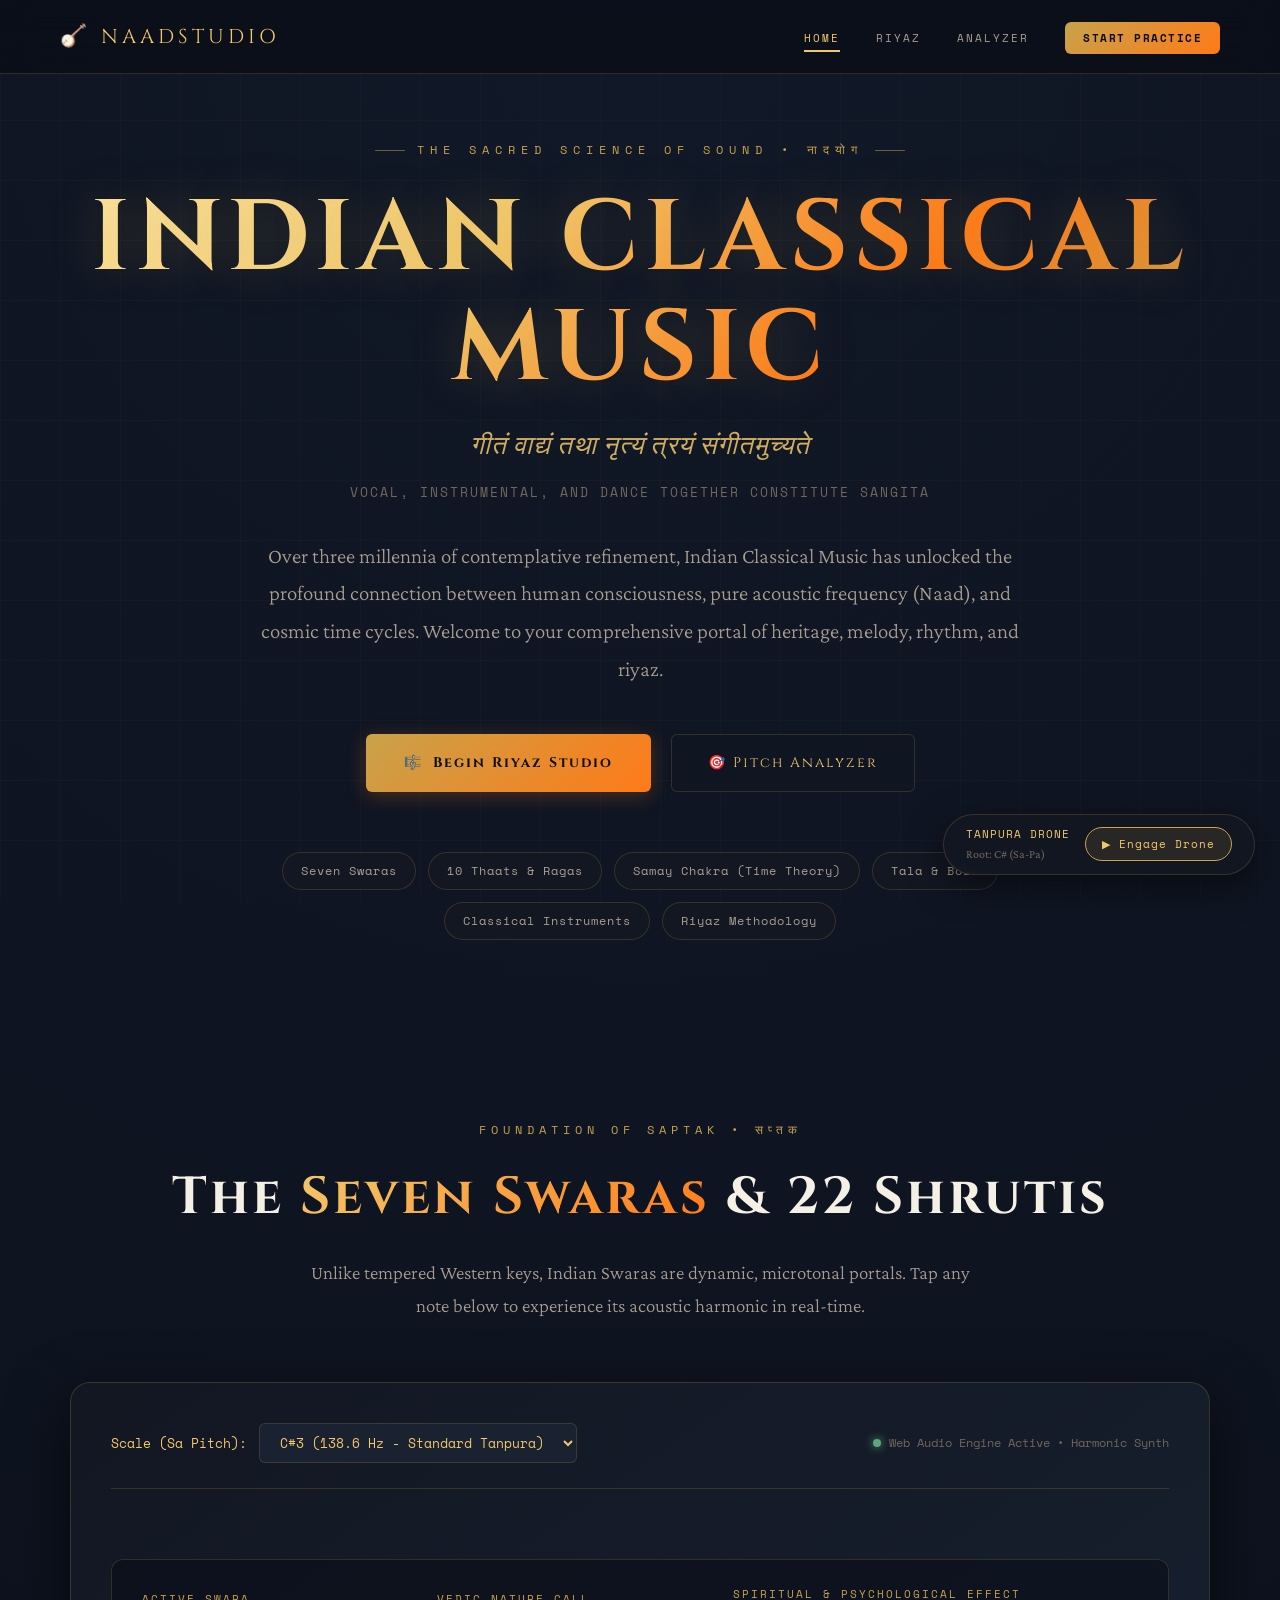
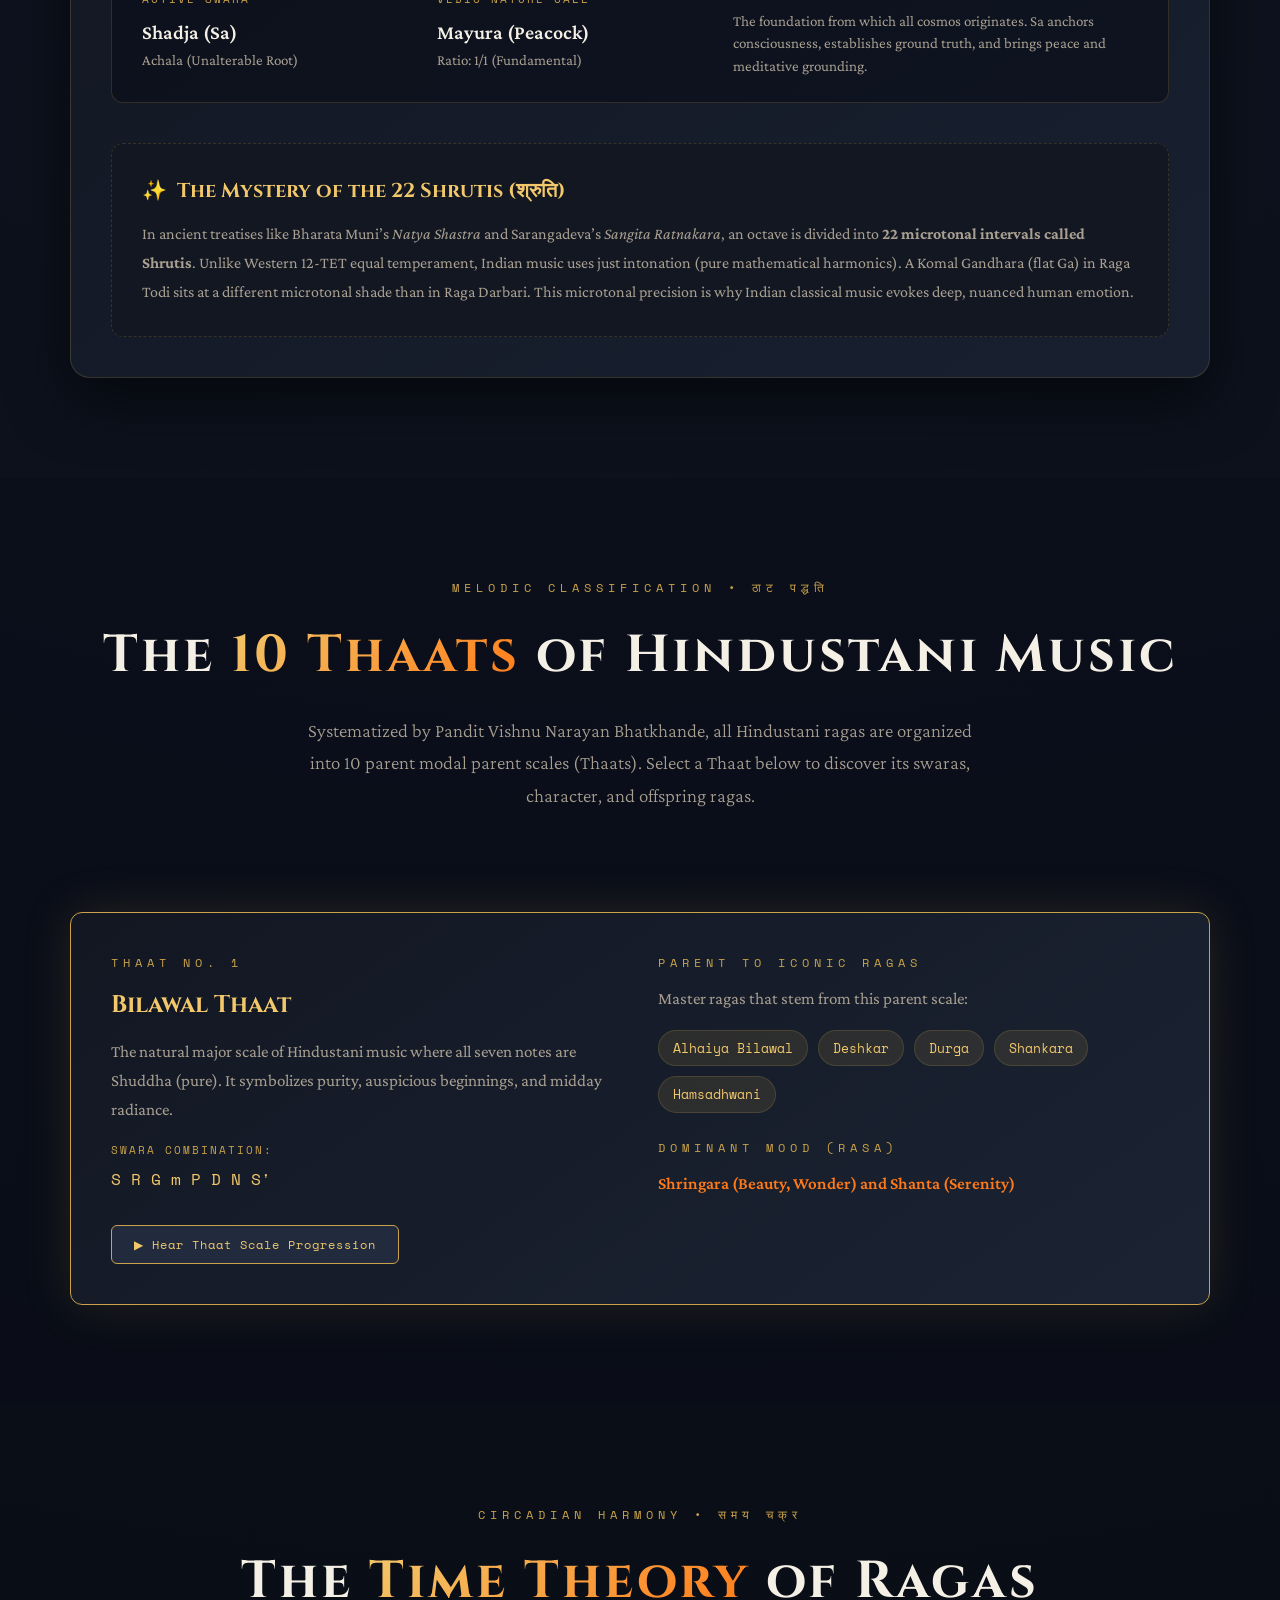
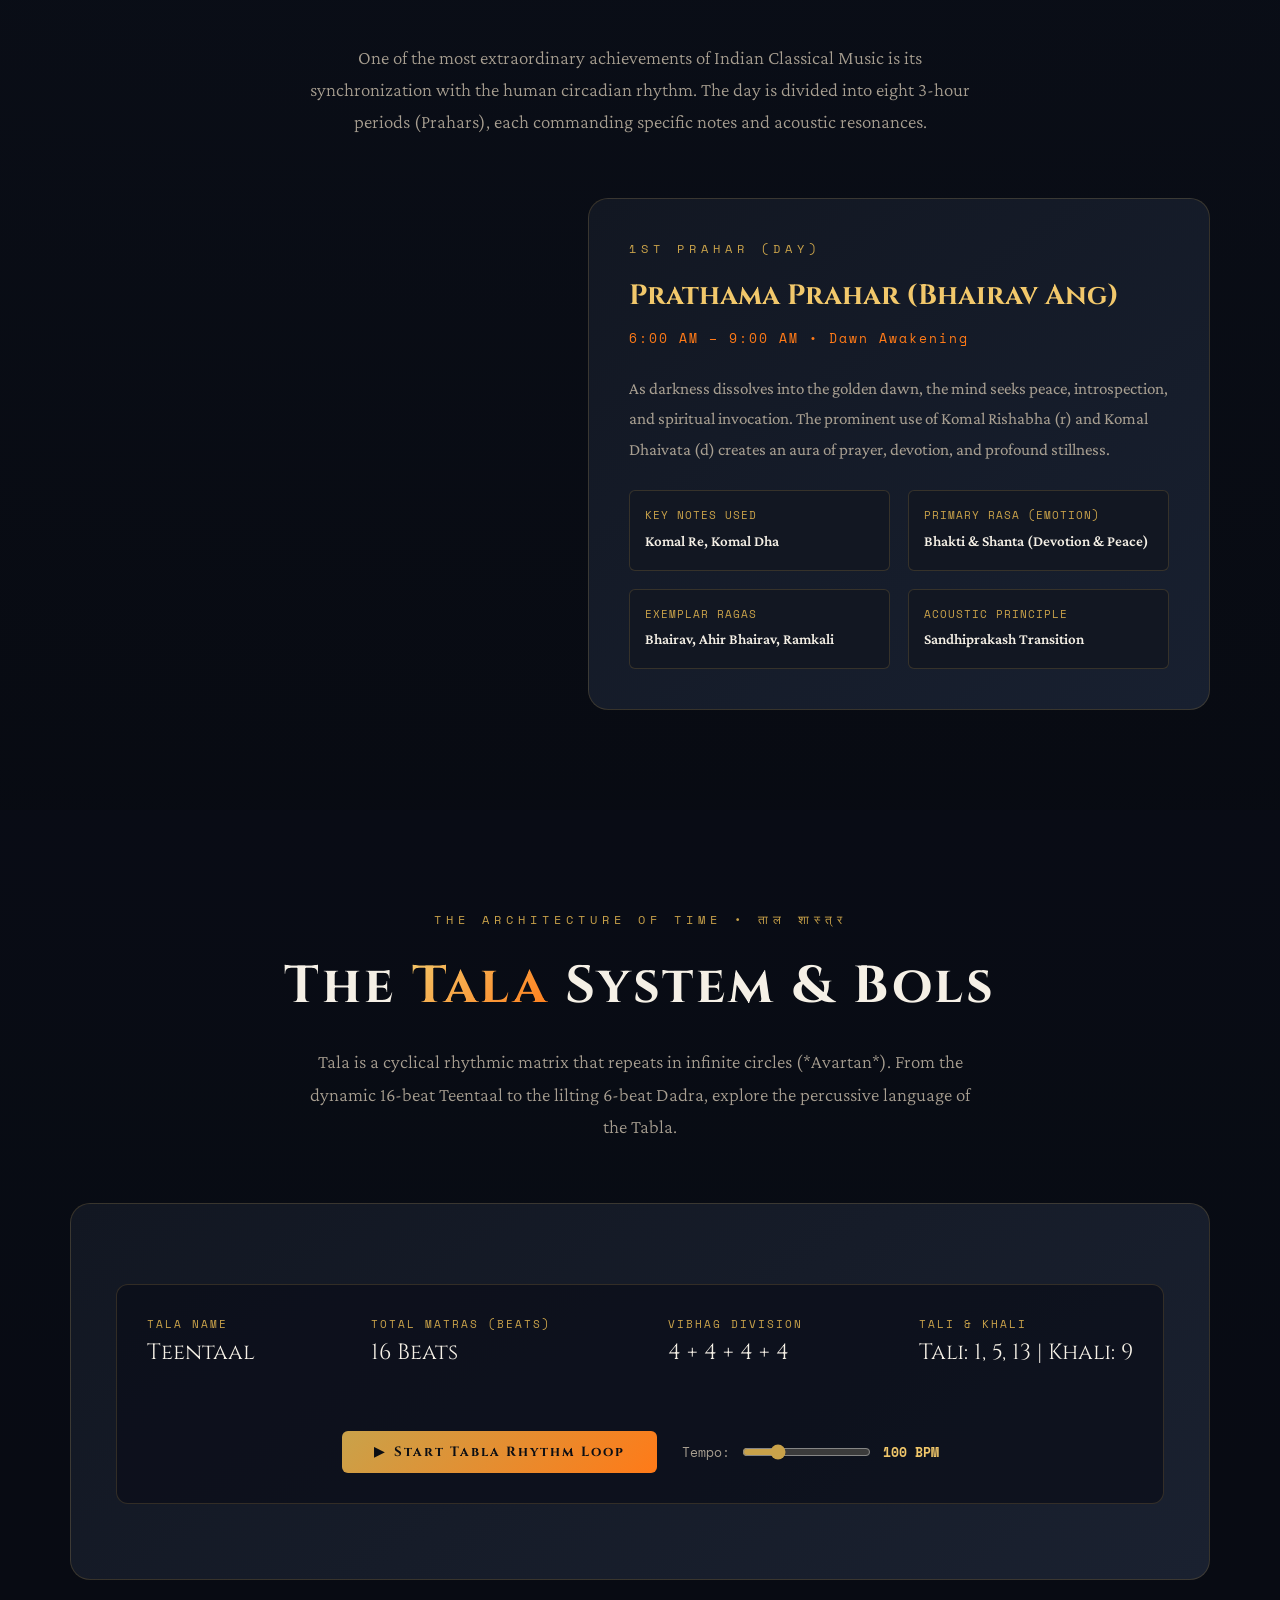
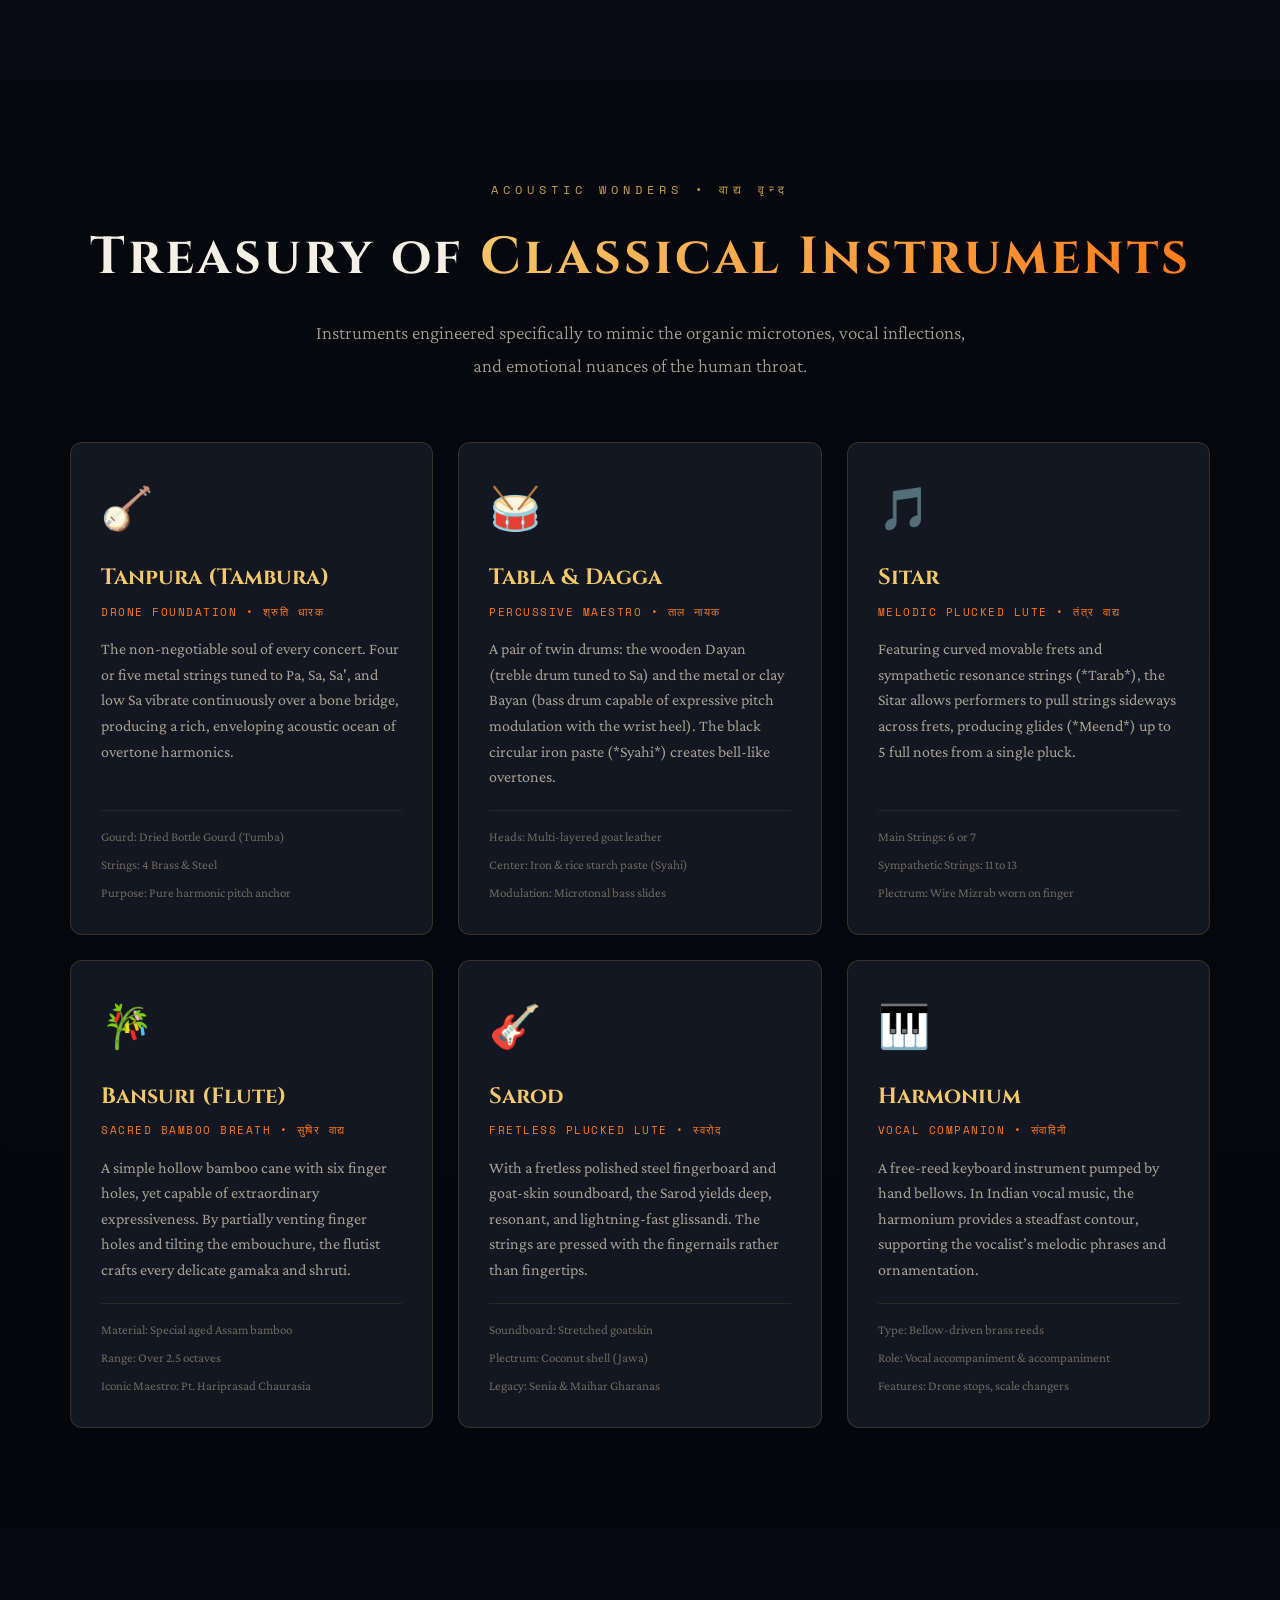
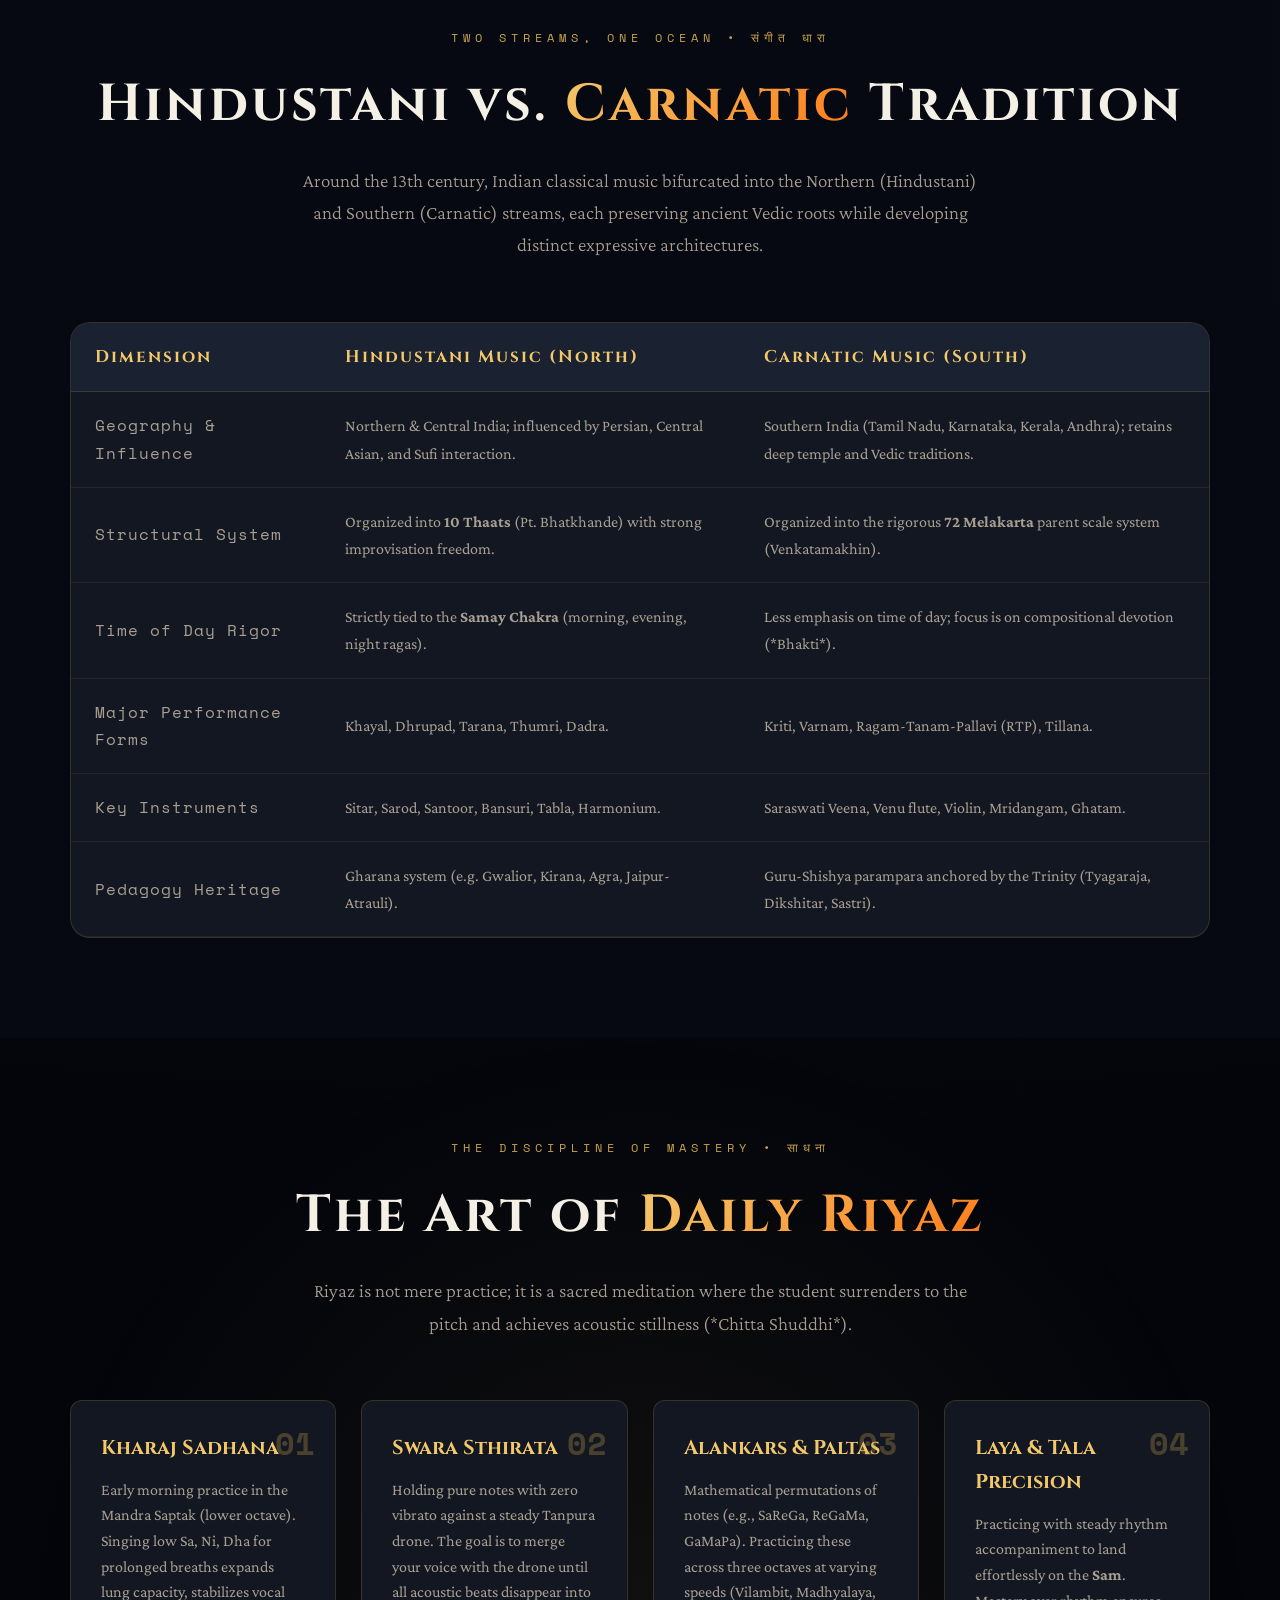
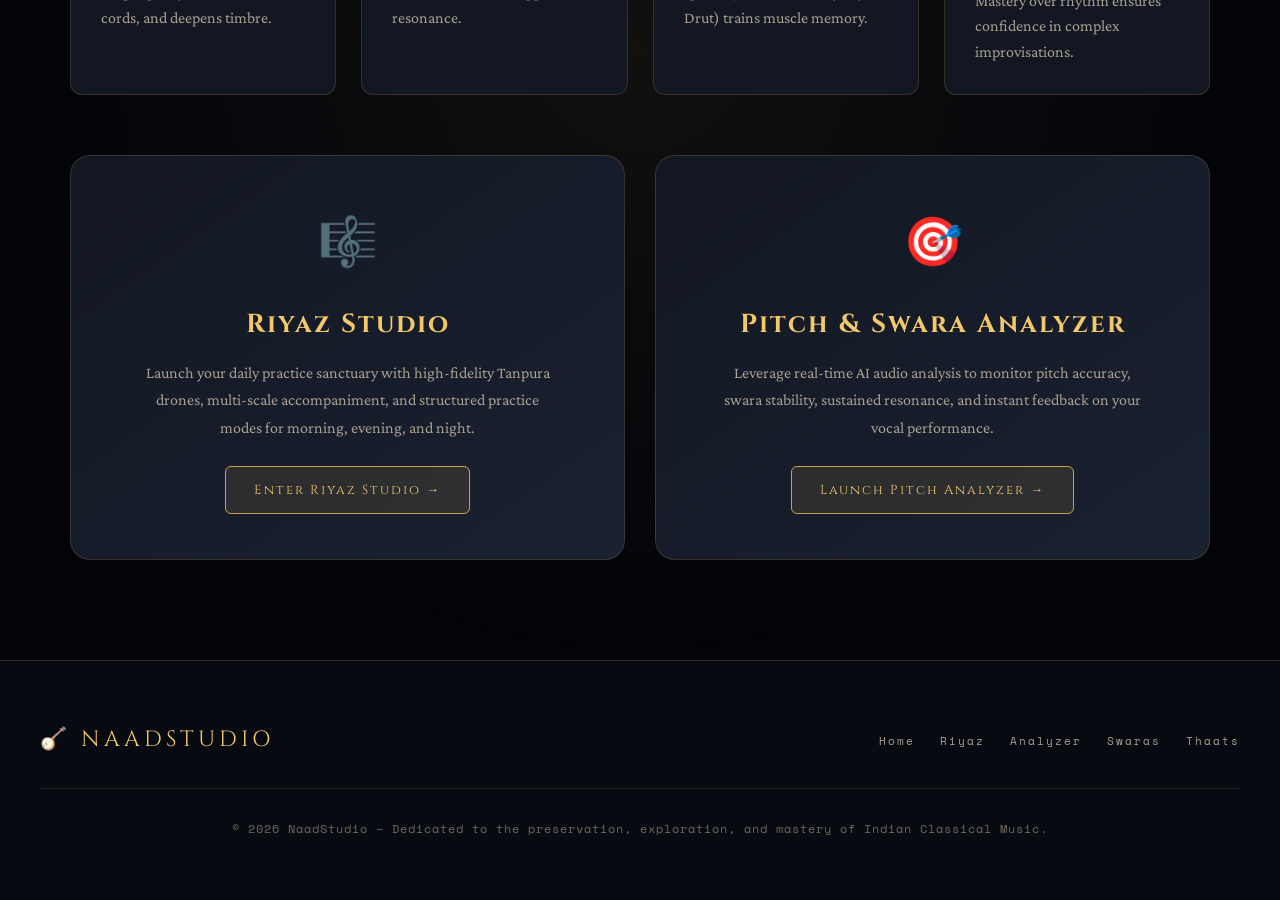
<file: index.html>
<!DOCTYPE html>
<html lang="en">
<head>
<meta charset="UTF-8">
<meta name="viewport" content="width=device-width, initial-scale=1.0">
<title>NaadStudio – The Heritage of Indian Classical Music</title>
<meta name="description" content="Discover the sacred science of Indian Classical Music: 7 Swaras, 22 Shrutis, 10 Thaats, Ragas, Talas, and the ancient art of Riyaz.">

<link rel="preconnect" href="https://fonts.googleapis.com">
<link rel="preconnect" href="https://fonts.gstatic.com" crossorigin>
<link href="https://fonts.googleapis.com/css2?family=Cinzel:wght@400;600;700;800&family=Crimson+Pro:ital,wght@0,300;0,400;0,600;1,300;1,400;1,600&family=Space+Mono:ital,wght@0,400;0,700;1,400&display=swap" rel="stylesheet">

<style>
:root {
  --bg: #0b0e14;
  --surface: #121722;
  --surface2: #1a2130;
  --surface3: #222b3d;

  --gold: #c9a24a;
  --gold-light: #f2c86b;
  --gold-bright: #ffe08a;
  --gold-dim: rgba(201, 162, 74, 0.12);
  --gold-glow: rgba(201, 162, 74, 0.25);

  --accent: #ff7a18;
  --accent-glow: rgba(255, 122, 24, 0.3);

  --text: #f5f0e6;
  --text-muted: #a89f91;
  --text-dim: #6f675b;

  --border: rgba(201, 162, 74, 0.2);
  --border-focus: rgba(242, 200, 107, 0.5);
  --glow: 0 0 50px rgba(201, 162, 74, 0.15);
  --glow-strong: 0 0 60px rgba(255, 122, 24, 0.25);

  --radius-sm: 6px;
  --radius-md: 12px;
  --radius-lg: 20px;
}

* {
  margin: 0;
  padding: 0;
  box-sizing: border-box;
}

html {
  scroll-behavior: smooth;
}

body {
  font-family: 'Crimson Pro', serif;
  background: radial-gradient(circle at top, #111827 0%, #06080e 55%, #02040a 100%);
  color: var(--text);
  overflow-x: hidden;
  line-height: 1.7;
  font-size: 18px;
}

/* Subtle Golden Grid Pattern Background */
body::before {
  content: "";
  position: fixed;
  inset: 0;
  background-image:
    linear-gradient(rgba(201, 162, 74, 0.03) 1px, transparent 1px),
    linear-gradient(90deg, rgba(201, 162, 74, 0.03) 1px, transparent 1px);
  background-size: 60px 60px;
  pointer-events: none;
  z-index: 0;
}

/* NAVIGATION */
nav {
  position: fixed;
  top: 0;
  left: 0;
  right: 0;
  z-index: 1000;
  display: flex;
  justify-content: space-between;
  align-items: center;
  padding: 18px 60px;
  background: rgba(10, 14, 25, 0.82);
  backdrop-filter: blur(16px);
  -webkit-backdrop-filter: blur(16px);
  border-bottom: 1px solid var(--border);
  transition: all 0.3s ease;
}

.nav-logo {
  font-family: 'Cinzel', serif;
  font-size: 20px;
  letter-spacing: 4px;
  color: var(--gold-light);
  text-decoration: none;
  display: flex;
  align-items: center;
  gap: 10px;
  transition: color 0.3s ease;
}

.nav-logo:hover {
  color: #fff;
  text-shadow: 0 0 20px var(--gold-light);
}

.nav-logo-icon {
  display: inline-block;
  font-size: 22px;
  color: var(--accent);
}

.nav-links {
  display: flex;
  gap: 36px;
  list-style: none;
  align-items: center;
}

.nav-links a {
  color: var(--text-muted);
  text-decoration: none;
  font-family: 'Space Mono', monospace;
  font-size: 11px;
  letter-spacing: 2px;
  text-transform: uppercase;
  transition: all 0.3s ease;
  position: relative;
  padding: 6px 0;
}

.nav-links a::after {
  content: "";
  position: absolute;
  bottom: 0;
  left: 0;
  width: 0%;
  height: 2px;
  background: var(--gold-light);
  transition: width 0.3s ease;
}

.nav-links a:hover,
.nav-links a.active {
  color: var(--gold-light);
}

.nav-links a.active::after,
.nav-links a:hover::after {
  width: 100%;
}

.nav-btn {
  padding: 8px 18px !important;
  background: linear-gradient(135deg, var(--gold), var(--accent));
  color: #0b0e14 !important;
  border-radius: var(--radius-sm);
  font-weight: 700;
  letter-spacing: 1.5px !important;
  text-decoration: none;
  transition: transform 0.2s ease, box-shadow 0.2s ease !important;
}

.nav-btn::after {
  display: none !important;
}

.nav-btn:hover {
  transform: translateY(-2px);
  box-shadow: 0 4px 20px var(--accent-glow);
}

/* FLOATING TANPURA DRONE CONTROLLER (STICKY) */
.drone-bar {
  position: fixed;
  bottom: 25px;
  right: 25px;
  z-index: 999;
  background: rgba(18, 23, 34, 0.92);
  backdrop-filter: blur(12px);
  border: 1px solid var(--border);
  border-radius: 50px;
  padding: 10px 22px;
  display: flex;
  align-items: center;
  gap: 15px;
  box-shadow: 0 10px 35px rgba(0, 0, 0, 0.5);
  transition: all 0.3s ease;
}

.drone-bar:hover {
  border-color: var(--gold);
  box-shadow: 0 10px 40px var(--gold-glow);
}

.drone-info {
  display: flex;
  flex-direction: column;
}

.drone-title {
  font-family: 'Space Mono', monospace;
  font-size: 11px;
  color: var(--gold-light);
  letter-spacing: 1px;
  text-transform: uppercase;
}

.drone-sub {
  font-size: 12px;
  color: var(--text-dim);
}

.drone-btn {
  background: var(--gold-dim);
  border: 1px solid var(--gold);
  color: var(--gold-light);
  padding: 8px 16px;
  border-radius: 30px;
  font-family: 'Space Mono', monospace;
  font-size: 11px;
  cursor: pointer;
  letter-spacing: 1px;
  display: flex;
  align-items: center;
  gap: 8px;
  transition: all 0.3s ease;
}

.drone-btn:hover {
  background: var(--gold);
  color: #0b0e14;
}

.drone-btn.playing {
  background: linear-gradient(135deg, var(--gold), var(--accent));
  color: #0b0e14;
  font-weight: 700;
  box-shadow: 0 0 15px var(--accent-glow);
}

/* CONTAINER & LAYOUT */
.container {
  max-width: 1200px;
  margin: 0 auto;
  padding: 0 30px;
  position: relative;
  z-index: 1;
}

/* HERO SECTION */
.hero {
  min-height: 100vh;
  display: flex;
  flex-direction: column;
  justify-content: center;
  align-items: center;
  text-align: center;
  padding: 140px 20px 80px;
  position: relative;
  z-index: 1;
}

.hero-eyebrow {
  font-family: 'Space Mono', monospace;
  font-size: 12px;
  letter-spacing: 6px;
  text-transform: uppercase;
  color: var(--gold);
  margin-bottom: 24px;
  display: inline-flex;
  align-items: center;
  gap: 12px;
}

.hero-eyebrow::before,
.hero-eyebrow::after {
  content: "";
  display: inline-block;
  width: 30px;
  height: 1px;
  background: var(--gold);
  opacity: 0.5;
}

.hero-title {
  font-family: 'Cinzel', serif;
  font-size: clamp(48px, 8vw, 100px);
  font-weight: 700;
  letter-spacing: 6px;
  line-height: 1.1;
  background: linear-gradient(135deg, #fce29d 0%, #f2c86b 35%, #ff7a18 70%, #c9a24a 100%);
  -webkit-background-clip: text;
  -webkit-text-fill-color: transparent;
  text-shadow: 0 0 50px rgba(201, 162, 74, 0.25);
  margin-bottom: 20px;
}

.hero-shloka {
  font-size: 26px;
  color: var(--gold-light);
  opacity: 0.85;
  font-style: italic;
  margin-bottom: 12px;
  letter-spacing: 1px;
}

.hero-shloka-meaning {
  font-family: 'Space Mono', monospace;
  font-size: 13px;
  color: var(--text-dim);
  letter-spacing: 2px;
  text-transform: uppercase;
  margin-bottom: 35px;
}

.hero-desc {
  max-width: 780px;
  font-size: 21px;
  color: var(--text-muted);
  line-height: 1.8;
  margin-bottom: 45px;
  font-weight: 300;
}

.hero-actions {
  display: flex;
  gap: 20px;
  flex-wrap: wrap;
  justify-content: center;
  margin-bottom: 60px;
}

.btn-primary {
  padding: 16px 38px;
  border-radius: var(--radius-sm);
  background: linear-gradient(135deg, #c9a24a, #ff7a18);
  color: #0b0e14;
  text-decoration: none;
  font-family: 'Cinzel', serif;
  font-weight: 700;
  letter-spacing: 2px;
  font-size: 14px;
  transition: all 0.3s ease;
  display: inline-flex;
  align-items: center;
  gap: 10px;
  box-shadow: 0 4px 20px rgba(255, 122, 24, 0.25);
}

.btn-primary:hover {
  transform: translateY(-4px);
  box-shadow: 0 10px 40px rgba(255, 122, 24, 0.4);
  color: #000;
}

.btn-outline {
  padding: 16px 36px;
  border-radius: var(--radius-sm);
  border: 1px solid var(--border);
  color: var(--gold-light);
  text-decoration: none;
  font-family: 'Cinzel', serif;
  letter-spacing: 2px;
  font-size: 14px;
  background: rgba(18, 23, 34, 0.6);
  backdrop-filter: blur(8px);
  transition: all 0.3s ease;
}

.btn-outline:hover {
  background: var(--gold-dim);
  border-color: var(--gold-light);
  transform: translateY(-3px);
  box-shadow: var(--glow);
}

/* QUICK NAV PILLS */
.quick-pills {
  display: flex;
  gap: 12px;
  flex-wrap: wrap;
  justify-content: center;
  max-width: 900px;
}

.pill-link {
  padding: 8px 18px;
  background: var(--surface);
  border: 1px solid var(--border);
  border-radius: 30px;
  color: var(--text-muted);
  text-decoration: none;
  font-family: 'Space Mono', monospace;
  font-size: 12px;
  letter-spacing: 1px;
  transition: all 0.3s ease;
}

.pill-link:hover {
  border-color: var(--gold);
  color: var(--gold-light);
  transform: translateY(-2px);
  background: var(--surface2);
}

/* SECTION COMMON STYLING */
section {
  padding: 100px 0;
  position: relative;
  z-index: 1;
}

.section-header {
  text-align: center;
  margin-bottom: 60px;
}

.section-eyebrow {
  font-family: 'Space Mono', monospace;
  font-size: 12px;
  letter-spacing: 5px;
  color: var(--gold);
  text-transform: uppercase;
  margin-bottom: 12px;
}

.section-title {
  font-family: 'Cinzel', serif;
  font-size: clamp(32px, 5vw, 52px);
  letter-spacing: 3px;
  color: var(--text);
  margin-bottom: 16px;
}

.section-title span {
  background: linear-gradient(135deg, var(--gold-light), var(--accent));
  -webkit-background-clip: text;
  -webkit-text-fill-color: transparent;
}

.section-subtitle {
  max-width: 680px;
  margin: 0 auto;
  color: var(--text-muted);
  font-size: 19px;
  font-weight: 300;
}

/* SECTION CARDS & GLASS EFFECT */
.card-base {
  background: linear-gradient(145deg, rgba(18, 23, 34, 0.9), rgba(26, 33, 48, 0.75));
  border: 1px solid var(--border);
  border-radius: var(--radius-md);
  padding: 35px;
  backdrop-filter: blur(12px);
  transition: all 0.35s ease;
}

.card-base:hover {
  border-color: var(--gold);
  box-shadow: var(--glow);
  transform: translateY(-4px);
}

/* SECTION 1: THE 7 SWARAS & SYNTHESIZER */
.swara-wrapper {
  background: linear-gradient(145deg, #121722, #182030);
  border: 1px solid var(--border);
  border-radius: var(--radius-lg);
  padding: 40px;
  box-shadow: 0 20px 60px rgba(0, 0, 0, 0.6);
}

.swara-control-bar {
  display: flex;
  justify-content: space-between;
  align-items: center;
  flex-wrap: wrap;
  gap: 20px;
  margin-bottom: 35px;
  padding-bottom: 25px;
  border-bottom: 1px solid var(--border);
}

.tonic-selector {
  display: flex;
  align-items: center;
  gap: 12px;
  font-family: 'Space Mono', monospace;
  font-size: 13px;
  color: var(--gold-light);
}

.tonic-selector select {
  background: var(--surface2);
  color: var(--gold-light);
  border: 1px solid var(--border);
  padding: 8px 16px;
  border-radius: var(--radius-sm);
  font-family: 'Space Mono', monospace;
  font-size: 13px;
  outline: none;
  cursor: pointer;
}

.tonic-selector select:focus {
  border-color: var(--gold-light);
}

.swara-status-indicator {
  font-family: 'Space Mono', monospace;
  font-size: 12px;
  color: var(--text-dim);
  display: flex;
  align-items: center;
  gap: 8px;
}

.status-dot {
  width: 8px;
  height: 8px;
  border-radius: 50%;
  background: #5ca87a;
  box-shadow: 0 0 10px #5ca87a;
}

/* SWARA KEYBOARD STRIP */
.swara-grid {
  display: grid;
  grid-template-columns: repeat(auto-fit, minmax(80px, 1fr));
  gap: 12px;
  margin-bottom: 35px;
}

.swara-key {
  background: var(--surface2);
  border: 1px solid var(--border);
  border-radius: var(--radius-md);
  padding: 24px 10px;
  text-align: center;
  cursor: pointer;
  transition: all 0.25s cubic-bezier(0.16, 1, 0.3, 1);
  display: flex;
  flex-direction: column;
  align-items: center;
  position: relative;
  overflow: hidden;
  user-select: none;
}

.swara-key::before {
  content: "";
  position: absolute;
  top: 0;
  left: 0;
  right: 0;
  height: 3px;
  background: transparent;
  transition: background 0.3s ease;
}

.swara-key.achala::before {
  background: var(--gold);
}

.swara-key.komal::before {
  background: #3b82f6;
}

.swara-key.teevra::before {
  background: var(--accent);
}

.swara-key:hover {
  transform: translateY(-6px);
  border-color: var(--gold-light);
  box-shadow: 0 10px 25px rgba(201, 162, 74, 0.2);
  background: var(--surface3);
}

.swara-key.active-note {
  background: linear-gradient(180deg, rgba(201, 162, 74, 0.3), var(--surface2));
  border-color: var(--gold-light);
  transform: translateY(-2px) scale(0.98);
  box-shadow: 0 0 30px var(--gold-glow);
}

.swara-symbol {
  font-family: 'Cinzel', serif;
  font-size: 26px;
  font-weight: 700;
  color: var(--gold-light);
  margin-bottom: 4px;
}

.swara-devanagari {
  font-size: 15px;
  color: var(--text-muted);
  margin-bottom: 8px;
}

.swara-tag {
  font-family: 'Space Mono', monospace;
  font-size: 9px;
  text-transform: uppercase;
  padding: 2px 6px;
  border-radius: 4px;
  letter-spacing: 1px;
}

.tag-achala {
  background: rgba(201, 162, 74, 0.15);
  color: var(--gold-light);
}

.tag-komal {
  background: rgba(59, 130, 246, 0.15);
  color: #93c5fd;
}

.tag-teevra {
  background: rgba(255, 122, 24, 0.15);
  color: #fdba74;
}

.tag-shuddha {
  background: rgba(255, 255, 255, 0.08);
  color: var(--text-muted);
}

/* SWARA INSPECTOR CARD */
.swara-inspector {
  background: rgba(10, 14, 25, 0.65);
  border: 1px solid var(--border);
  border-radius: var(--radius-md);
  padding: 25px 30px;
  display: grid;
  grid-template-columns: 1fr 1fr 1.5fr;
  gap: 25px;
  align-items: center;
}

.inspector-item {
  display: flex;
  flex-direction: column;
}

.inspector-label {
  font-family: 'Space Mono', monospace;
  font-size: 11px;
  letter-spacing: 2px;
  color: var(--gold);
  text-transform: uppercase;
  margin-bottom: 6px;
}

.inspector-value {
  font-size: 20px;
  color: var(--text);
  font-weight: 600;
}

.inspector-desc {
  font-size: 15px;
  color: var(--text-muted);
  line-height: 1.5;
}

/* SHRUTI ACCORDION & INTEL */
.shruti-box {
  margin-top: 40px;
  padding: 30px;
  border-radius: var(--radius-md);
  background: var(--surface);
  border: 1px dashed var(--border);
}

.shruti-title {
  font-family: 'Cinzel', serif;
  font-size: 20px;
  color: var(--gold-light);
  margin-bottom: 12px;
  display: flex;
  align-items: center;
  gap: 10px;
}

.shruti-text {
  font-size: 16px;
  color: var(--text-muted);
  line-height: 1.8;
}

/* SECTION 2: THE 10 THAATS & RAGAS */
.thaat-grid {
  display: grid;
  grid-template-columns: repeat(auto-fill, minmax(220px, 1fr));
  gap: 20px;
  margin-bottom: 40px;
}

.thaat-card {
  background: var(--surface);
  border: 1px solid var(--border);
  border-radius: var(--radius-md);
  padding: 24px;
  cursor: pointer;
  transition: all 0.3s ease;
  position: relative;
  overflow: hidden;
}

.thaat-card::after {
  content: "";
  position: absolute;
  inset: 0;
  background: radial-gradient(circle at top right, var(--gold-glow), transparent 70%);
  opacity: 0;
  transition: opacity 0.3s ease;
  pointer-events: none;
}

.thaat-card:hover,
.thaat-card.active-thaat {
  border-color: var(--gold-light);
  transform: translateY(-5px);
  box-shadow: var(--glow);
  background: var(--surface2);
}

.thaat-card:hover::after,
.thaat-card.active-thaat::after {
  opacity: 1;
}

.thaat-number {
  font-family: 'Space Mono', monospace;
  font-size: 11px;
  color: var(--gold);
  letter-spacing: 2px;
  margin-bottom: 8px;
}

.thaat-name {
  font-family: 'Cinzel', serif;
  font-size: 22px;
  color: var(--gold-light);
  margin-bottom: 6px;
}

.thaat-notes {
  font-family: 'Space Mono', monospace;
  font-size: 12px;
  color: var(--text-muted);
  margin-bottom: 12px;
}

.thaat-tag {
  font-size: 13px;
  color: var(--accent);
  font-style: italic;
}

/* THAAT DETAILS VIEWER */
.thaat-detail-box {
  background: linear-gradient(145deg, #121722, #1b2333);
  border: 1px solid var(--gold);
  border-radius: var(--radius-md);
  padding: 40px;
  box-shadow: var(--glow);
  display: grid;
  grid-template-columns: 1fr 1fr;
  gap: 35px;
}

.detail-col h3 {
  font-family: 'Cinzel', serif;
  font-size: 24px;
  color: var(--gold-light);
  margin-bottom: 12px;
}

.detail-col p {
  color: var(--text-muted);
  margin-bottom: 16px;
  font-size: 17px;
}

.raga-pill-row {
  display: flex;
  gap: 10px;
  flex-wrap: wrap;
  margin-top: 15px;
}

.raga-pill {
  background: var(--gold-dim);
  border: 1px solid var(--border);
  padding: 6px 14px;
  border-radius: 20px;
  font-size: 13px;
  color: var(--gold-light);
  font-family: 'Space Mono', monospace;
}

.btn-play-scale {
  margin-top: 20px;
  background: var(--surface3);
  border: 1px solid var(--gold);
  color: var(--gold-light);
  padding: 10px 22px;
  border-radius: var(--radius-sm);
  font-family: 'Space Mono', monospace;
  font-size: 12px;
  letter-spacing: 1px;
  cursor: pointer;
  display: inline-flex;
  align-items: center;
  gap: 8px;
  transition: all 0.3s ease;
}

.btn-play-scale:hover {
  background: var(--gold);
  color: #0b0e14;
}

/* SECTION 3: SAMAY CHAKRA (TIME THEORY OF RAGAS) */
.time-wheel-container {
  display: grid;
  grid-template-columns: 1fr 1.3fr;
  gap: 40px;
  align-items: center;
}

.prahar-timeline {
  display: flex;
  flex-direction: column;
  gap: 14px;
}

.prahar-slot {
  background: var(--surface);
  border: 1px solid var(--border);
  border-radius: var(--radius-md);
  padding: 18px 24px;
  cursor: pointer;
  transition: all 0.3s ease;
  display: flex;
  justify-content: space-between;
  align-items: center;
}

.prahar-slot:hover,
.prahar-slot.active-prahar {
  border-color: var(--accent);
  background: var(--surface2);
  transform: translateX(8px);
  box-shadow: 0 4px 25px rgba(255, 122, 24, 0.15);
}

.prahar-time-label {
  font-family: 'Space Mono', monospace;
  font-size: 12px;
  color: var(--accent);
  letter-spacing: 1.5px;
  text-transform: uppercase;
}

.prahar-name {
  font-family: 'Cinzel', serif;
  font-size: 18px;
  color: var(--text);
}

.prahar-icon {
  font-size: 24px;
}

.prahar-viewer {
  background: linear-gradient(145deg, #121722, #182030);
  border: 1px solid var(--border);
  border-radius: var(--radius-lg);
  padding: 40px;
  position: relative;
  min-height: 400px;
}

.prahar-viewer h3 {
  font-family: 'Cinzel', serif;
  font-size: 28px;
  color: var(--gold-light);
  margin-bottom: 8px;
}

.prahar-viewer-time {
  font-family: 'Space Mono', monospace;
  font-size: 13px;
  color: var(--accent);
  margin-bottom: 24px;
  letter-spacing: 2px;
}

.prahar-viewer p {
  color: var(--text-muted);
  margin-bottom: 24px;
  font-size: 17px;
  line-height: 1.8;
}

.prahar-feature-grid {
  display: grid;
  grid-template-columns: repeat(2, 1fr);
  gap: 18px;
  margin-top: 25px;
}

.feature-box {
  background: var(--surface);
  border: 1px solid var(--border);
  border-radius: var(--radius-sm);
  padding: 15px;
}

.feature-box-title {
  font-family: 'Space Mono', monospace;
  font-size: 11px;
  letter-spacing: 1px;
  color: var(--gold);
  text-transform: uppercase;
  margin-bottom: 4px;
}

.feature-box-val {
  font-size: 15px;
  color: var(--text);
  font-weight: 600;
}

/* SECTION 4: TALA & RHYTHM */
.tala-dashboard {
  background: linear-gradient(145deg, #121722, #1a2130);
  border: 1px solid var(--border);
  border-radius: var(--radius-lg);
  padding: 45px;
}

.tala-selector-row {
  display: flex;
  gap: 12px;
  flex-wrap: wrap;
  margin-bottom: 35px;
}

.tala-tab {
  background: var(--surface2);
  border: 1px solid var(--border);
  color: var(--text-muted);
  padding: 10px 22px;
  border-radius: 30px;
  font-family: 'Cinzel', serif;
  font-size: 14px;
  letter-spacing: 1.5px;
  cursor: pointer;
  transition: all 0.3s ease;
}

.tala-tab:hover,
.tala-tab.active-tala {
  border-color: var(--gold-light);
  color: var(--gold-light);
  background: var(--gold-dim);
}

.tala-visualizer-box {
  background: rgba(10, 14, 25, 0.7);
  border: 1px solid var(--border);
  border-radius: var(--radius-md);
  padding: 30px;
  margin-bottom: 30px;
}

.tala-meta-row {
  display: flex;
  justify-content: space-between;
  align-items: center;
  flex-wrap: wrap;
  gap: 20px;
  margin-bottom: 30px;
}

.tala-stat {
  display: flex;
  flex-direction: column;
}

.tala-stat-label {
  font-family: 'Space Mono', monospace;
  font-size: 11px;
  letter-spacing: 2px;
  color: var(--gold);
  text-transform: uppercase;
}

.tala-stat-value {
  font-family: 'Cinzel', serif;
  font-size: 22px;
  color: var(--text);
}

.tala-bol-strip {
  display: flex;
  gap: 8px;
  flex-wrap: wrap;
  justify-content: center;
  margin-bottom: 30px;
}

.bol-card {
  width: 58px;
  height: 76px;
  background: var(--surface2);
  border: 1px solid var(--border);
  border-radius: var(--radius-sm);
  display: flex;
  flex-direction: column;
  justify-content: center;
  align-items: center;
  position: relative;
  transition: all 0.2s ease;
}

.bol-card.current-beat {
  border-color: var(--accent);
  background: rgba(255, 122, 24, 0.2);
  transform: translateY(-4px) scale(1.06);
  box-shadow: 0 0 20px var(--accent-glow);
}

.bol-card.sam-beat {
  border-top: 3px solid var(--gold-light);
}

.bol-syllable {
  font-family: 'Cinzel', serif;
  font-size: 16px;
  font-weight: 700;
  color: var(--text);
}

.bol-matra {
  font-family: 'Space Mono', monospace;
  font-size: 10px;
  color: var(--text-dim);
  margin-top: 4px;
}

.bol-sign {
  position: absolute;
  top: 4px;
  right: 6px;
  font-family: 'Space Mono', monospace;
  font-size: 9px;
  color: var(--gold-light);
}

.tala-controls {
  display: flex;
  justify-content: center;
  align-items: center;
  gap: 25px;
  flex-wrap: wrap;
}

.btn-tala-play {
  padding: 12px 32px;
  background: linear-gradient(135deg, var(--gold), var(--accent));
  color: #0b0e14;
  border: none;
  border-radius: var(--radius-sm);
  font-family: 'Cinzel', serif;
  font-weight: 700;
  letter-spacing: 2px;
  cursor: pointer;
  transition: all 0.3s ease;
  display: inline-flex;
  align-items: center;
  gap: 8px;
}

.btn-tala-play:hover {
  transform: translateY(-2px);
  box-shadow: 0 6px 25px var(--accent-glow);
}

.bpm-control {
  display: flex;
  align-items: center;
  gap: 12px;
  font-family: 'Space Mono', monospace;
  font-size: 13px;
  color: var(--text-muted);
}

.bpm-control input[type="range"] {
  accent-color: var(--gold);
  cursor: pointer;
}

/* SECTION 5: CLASSICAL INSTRUMENTS GALLERY */
.instruments-grid {
  display: grid;
  grid-template-columns: repeat(auto-fit, minmax(280px, 1fr));
  gap: 25px;
}

.instrument-card {
  background: var(--surface);
  border: 1px solid var(--border);
  border-radius: var(--radius-md);
  padding: 30px;
  transition: all 0.3s ease;
  display: flex;
  flex-direction: column;
}

.instrument-card:hover {
  border-color: var(--gold);
  transform: translateY(-6px);
  box-shadow: var(--glow);
  background: var(--surface2);
}

.instrument-icon {
  font-size: 42px;
  margin-bottom: 15px;
  display: inline-block;
}

.instrument-name {
  font-family: 'Cinzel', serif;
  font-size: 22px;
  color: var(--gold-light);
  margin-bottom: 6px;
}

.instrument-role {
  font-family: 'Space Mono', monospace;
  font-size: 11px;
  color: var(--accent);
  letter-spacing: 1.5px;
  text-transform: uppercase;
  margin-bottom: 15px;
}

.instrument-desc {
  font-size: 16px;
  color: var(--text-muted);
  line-height: 1.6;
  margin-bottom: 20px;
  flex-grow: 1;
}

.instrument-specs {
  display: flex;
  flex-direction: column;
  gap: 6px;
  padding-top: 15px;
  border-top: 1px solid rgba(201, 162, 74, 0.1);
  font-size: 13px;
  color: var(--text-dim);
}

/* SECTION 6: HINDUSTANI VS CARNATIC */
.tradition-comparison {
  background: var(--surface);
  border: 1px solid var(--border);
  border-radius: var(--radius-lg);
  overflow: hidden;
}

.comparison-table {
  width: 100%;
  border-collapse: collapse;
  text-align: left;
}

.comparison-table th {
  background: var(--surface2);
  padding: 20px 24px;
  font-family: 'Cinzel', serif;
  font-size: 17px;
  letter-spacing: 2px;
  color: var(--gold-light);
  border-bottom: 1px solid var(--border);
}

.comparison-table td {
  padding: 20px 24px;
  border-bottom: 1px solid rgba(201, 162, 74, 0.1);
  font-size: 16px;
  color: var(--text-muted);
}

.comparison-table tr:hover td {
  background: rgba(201, 162, 74, 0.04);
  color: var(--text);
}

.feature-col {
  font-family: 'Space Mono', monospace;
  font-size: 12px;
  letter-spacing: 1px;
  color: var(--gold);
  width: 22%;
}

/* SECTION 7: THE ART OF RIYAZ & PORTAL CALL-TO-ACTIONS */
.riyaz-guide-section {
  background: radial-gradient(circle at center, rgba(201, 162, 74, 0.08) 0%, transparent 70%);
}

.practice-steps-grid {
  display: grid;
  grid-template-columns: repeat(auto-fit, minmax(250px, 1fr));
  gap: 25px;
  margin-bottom: 60px;
}

.step-card {
  background: var(--surface);
  border: 1px solid var(--border);
  border-radius: var(--radius-md);
  padding: 30px;
  position: relative;
  transition: all 0.3s ease;
}

.step-card:hover {
  border-color: var(--gold);
  transform: translateY(-4px);
  box-shadow: var(--glow);
}

.step-num {
  font-family: 'Space Mono', monospace;
  font-size: 32px;
  color: var(--gold);
  opacity: 0.3;
  position: absolute;
  top: 15px;
  right: 20px;
  font-weight: 700;
}

.step-title {
  font-family: 'Cinzel', serif;
  font-size: 20px;
  color: var(--gold-light);
  margin-bottom: 12px;
}

.step-desc {
  font-size: 16px;
  color: var(--text-muted);
  line-height: 1.6;
}

/* BIG PORTAL CARDS (LINKS TO RIYAZ AND ANALYZER) */
.portal-showcase {
  display: grid;
  grid-template-columns: 1fr 1fr;
  gap: 30px;
}

.portal-card {
  background: linear-gradient(145deg, #121722, #1a2130);
  border: 1px solid var(--border);
  border-radius: var(--radius-lg);
  padding: 45px 35px;
  text-align: center;
  position: relative;
  overflow: hidden;
  transition: all 0.4s ease;
  text-decoration: none;
  color: inherit;
  display: flex;
  flex-direction: column;
  align-items: center;
}

.portal-card::before {
  content: "";
  position: absolute;
  top: 0;
  left: 0;
  right: 0;
  height: 4px;
  background: linear-gradient(90deg, var(--gold), var(--accent));
  opacity: 0;
  transition: opacity 0.3s ease;
}

.portal-card:hover {
  transform: translateY(-8px);
  border-color: var(--gold);
  box-shadow: var(--glow-strong);
}

.portal-card:hover::before {
  opacity: 1;
}

.portal-icon {
  font-size: 48px;
  margin-bottom: 20px;
}

.portal-title {
  font-family: 'Cinzel', serif;
  font-size: 26px;
  color: var(--gold-light);
  margin-bottom: 12px;
  letter-spacing: 2px;
}

.portal-desc {
  color: var(--text-muted);
  font-size: 16px;
  line-height: 1.7;
  margin-bottom: 25px;
  max-width: 420px;
}

.portal-btn {
  padding: 12px 28px;
  background: var(--gold-dim);
  border: 1px solid var(--gold);
  color: var(--gold-light);
  border-radius: var(--radius-sm);
  font-family: 'Cinzel', serif;
  font-size: 13px;
  letter-spacing: 2px;
  transition: all 0.3s ease;
}

.portal-card:hover .portal-btn {
  background: var(--gold);
  color: #0b0e14;
  font-weight: 700;
}

/* FOOTER */
footer {
  padding: 60px 40px;
  border-top: 1px solid var(--border);
  background: rgba(8, 11, 18, 0.95);
  display: flex;
  flex-direction: column;
  gap: 30px;
  align-items: center;
  text-align: center;
  position: relative;
  z-index: 1;
}

.footer-top {
  display: flex;
  justify-content: space-between;
  align-items: center;
  width: 100%;
  max-width: 1200px;
  flex-wrap: wrap;
  gap: 20px;
}

.footer-brand {
  font-family: 'Cinzel', serif;
  font-size: 22px;
  letter-spacing: 4px;
  color: var(--gold-light);
}

.footer-nav {
  display: flex;
  gap: 25px;
  list-style: none;
}

.footer-nav a {
  color: var(--text-muted);
  text-decoration: none;
  font-family: 'Space Mono', monospace;
  font-size: 11px;
  letter-spacing: 2px;
  transition: color 0.3s ease;
}

.footer-nav a:hover {
  color: var(--gold-light);
}

.footer-divider {
  width: 100%;
  max-width: 1200px;
  height: 1px;
  background: rgba(201, 162, 74, 0.12);
}

.footer-copy {
  font-family: 'Space Mono', monospace;
  font-size: 12px;
  color: var(--text-dim);
  letter-spacing: 1px;
}

/* RESPONSIVENESS */
@media (max-width: 900px) {
  nav {
    padding: 16px 25px;
  }
  .nav-links {
    gap: 20px;
  }
  .time-wheel-container,
  .thaat-detail-box,
  .portal-showcase,
  .swara-inspector {
    grid-template-columns: 1fr;
  }
  .drone-bar {
    bottom: 15px;
    right: 15px;
    left: 15px;
    justify-content: space-between;
  }
  .comparison-table {
    display: block;
    overflow-x: auto;
  }
}

@media (max-width: 600px) {
  .hero-title {
    font-size: 40px;
  }
  .btn-row,
  .hero-actions {
    flex-direction: column;
    width: 100%;
  }
  .btn-primary,
  .btn-outline {
    width: 100%;
    text-align: center;
    justify-content: center;
  }
}
</style>
</head>

<body>

<!-- TOP NAVIGATION -->
<nav>
  <a href="home.html" class="nav-logo">
    <span class="nav-logo-icon">🪕</span>
    NAADSTUDIO
  </a>
  <ul class="nav-links">
    <li><a href="home.html" class="active">Home</a></li>
    <li><a href="index.html">Riyaz</a></li>
    <li><a href="analyzer.html">Analyzer</a></li>
    <li><a href="index.html" class="nav-btn">Start Practice</a></li>
  </ul>
</nav>

<!-- FLOATING TANPURA DRONE CONTROLLER -->
<div class="drone-bar" id="droneBar">
  <div class="drone-info">
    <span class="drone-title">Tanpura Drone</span>
    <span class="drone-sub" id="droneTonicLabel">Root: C# (Sa-Pa)</span>
  </div>
  <button class="drone-btn" id="droneToggleBtn" onclick="toggleTanpuraDrone()">
    <span id="dronePlayIcon">▶</span> <span id="droneStatusText">Engage Drone</span>
  </button>
</div>

<!-- HERO BANNER -->
<section class="hero">
  <div class="hero-eyebrow">The Sacred Science of Sound • नादयोग</div>
  <h1 class="hero-title">INDIAN CLASSICAL<br>MUSIC</h1>
  <div class="hero-shloka">गीतं वाद्यं तथा नृत्यं त्रयं संगीतमुच्यते</div>
  <div class="hero-shloka-meaning">Vocal, Instrumental, and Dance together constitute Sangita</div>

  <p class="hero-desc">
    Over three millennia of contemplative refinement, Indian Classical Music has unlocked the profound connection between human consciousness, pure acoustic frequency (Naad), and cosmic time cycles. Welcome to your comprehensive portal of heritage, melody, rhythm, and riyaz.
  </p>

  <div class="hero-actions">
    <a href="index.html" class="btn-primary">
      <span>🎼</span> Begin Riyaz Studio
    </a>
    <a href="analyzer.html" class="btn-outline">
      <span>🎯</span> Pitch Analyzer
    </a>
  </div>

  <div class="quick-pills">
    <a href="#swara-section" class="pill-link">Seven Swaras</a>
    <a href="#thaat-section" class="pill-link">10 Thaats & Ragas</a>
    <a href="#time-section" class="pill-link">Samay Chakra (Time Theory)</a>
    <a href="#tala-section" class="pill-link">Tala & Bols</a>
    <a href="#instruments-section" class="pill-link">Classical Instruments</a>
    <a href="#riyaz-section" class="pill-link">Riyaz Methodology</a>
  </div>
</section>

<!-- SECTION 1: THE 7 SACRED SWARAS & SYNTHESIZER -->
<section id="swara-section">
  <div class="container">
    <div class="section-header">
      <div class="section-eyebrow">Foundation of Saptak • सप्तक</div>
      <h2 class="section-title">The <span>Seven Swaras</span> & 22 Shrutis</h2>
      <p class="section-subtitle">
        Unlike tempered Western keys, Indian Swaras are dynamic, microtonal portals. Tap any note below to experience its acoustic harmonic in real-time.
      </p>
    </div>

    <div class="swara-wrapper">
      <div class="swara-control-bar">
        <div class="tonic-selector">
          <label for="tonicSelect">Scale (Sa Pitch):</label>
          <select id="tonicSelect" onchange="updateTonic(this.value)">
            <option value="130.81">C3 (130.8 Hz)</option>
            <option value="138.59" selected>C#3 (138.6 Hz - Standard Tanpura)</option>
            <option value="146.83">D3 (146.8 Hz)</option>
            <option value="155.56">D#3 (155.6 Hz)</option>
            <option value="164.81">E3 (164.8 Hz)</option>
            <option value="174.61">F3 (174.6 Hz)</option>
            <option value="220.00">A3 (220.0 Hz)</option>
          </select>
        </div>
        <div class="swara-status-indicator">
          <span class="status-dot"></span>
          <span>Web Audio Engine Active • Harmonic Synth</span>
        </div>
      </div>

      <!-- KEYBOARD STRIP -->
      <div class="swara-grid" id="swaraGrid">
        <!-- Injected via JavaScript with all 12 notes -->
      </div>

      <!-- INSPECTOR CARD -->
      <div class="swara-inspector" id="swaraInspector">
        <div class="inspector-item">
          <span class="inspector-label">Active Swara</span>
          <span class="inspector-value" id="inspectName">Shadja (Sa)</span>
          <span class="inspector-desc" id="inspectType">Achala (Unalterable Root)</span>
        </div>
        <div class="inspector-item">
          <span class="inspector-label">Vedic Nature Call</span>
          <span class="inspector-value" id="inspectAnimal">Mayura (Peacock)</span>
          <span class="inspector-desc" id="inspectRatio">Ratio: 1/1 (Fundamental)</span>
        </div>
        <div class="inspector-item">
          <span class="inspector-label">Spiritual & Psychological Effect</span>
          <p class="inspector-desc" id="inspectEffect">
            The foundation from which all cosmos originates. Sa anchors consciousness, establishes ground truth, and brings peace and meditative grounding.
          </p>
        </div>
      </div>

      <!-- 22 SHRUTI KNOWLEDGE -->
      <div class="shruti-box">
        <h3 class="shruti-title">
          <span>✨</span> The Mystery of the 22 Shrutis (श्रुति)
        </h3>
        <p class="shruti-text">
          In ancient treatises like Bharata Muni’s <em>Natya Shastra</em> and Sarangadeva’s <em>Sangita Ratnakara</em>, an octave is divided into <strong>22 microtonal intervals called Shrutis</strong>. Unlike Western 12-TET equal temperament, Indian music uses just intonation (pure mathematical harmonics). A Komal Gandhara (flat Ga) in Raga Todi sits at a different microtonal shade than in Raga Darbari. This microtonal precision is why Indian classical music evokes deep, nuanced human emotion.
        </p>
      </div>
    </div>
  </div>
</section>

<!-- SECTION 2: THE 10 THAATS & RAGAS -->
<section id="thaat-section" style="background: rgba(10, 14, 25, 0.4);">
  <div class="container">
    <div class="section-header">
      <div class="section-eyebrow">Melodic Classification • ठाट पद्धति</div>
      <h2 class="section-title">The <span>10 Thaats</span> of Hindustani Music</h2>
      <p class="section-subtitle">
        Systematized by Pandit Vishnu Narayan Bhatkhande, all Hindustani ragas are organized into 10 parent modal parent scales (Thaats). Select a Thaat below to discover its swaras, character, and offspring ragas.
      </p>
    </div>

    <div class="thaat-grid" id="thaatGrid">
      <!-- Generated via JS -->
    </div>

    <!-- THAAT DETAIL CARD -->
    <div class="thaat-detail-box" id="thaatDetailBox">
      <div class="detail-col">
        <div class="section-eyebrow" id="thaatDetailNum">THAAT NO. 1</div>
        <h3 id="thaatDetailName">Bilawal Thaat</h3>
        <p id="thaatDetailDesc">
          The natural major scale of Hindustani music where all seven notes are Shuddha (pure). It symbolizes purity, auspicious beginnings, and midday radiance.
        </p>
        <div class="inspector-label">Swara Combination:</div>
        <div class="thaat-notes" id="thaatDetailNotes" style="font-size: 16px; color: var(--gold-light);">
          S R G m P D N S'
        </div>
        <button class="btn-play-scale" onclick="playThaatAroha()">
          <span>▶</span> Hear Thaat Scale Progression
        </button>
      </div>

      <div class="detail-col">
        <div class="section-eyebrow">Parent to Iconic Ragas</div>
        <p>Master ragas that stem from this parent scale:</p>
        <div class="raga-pill-row" id="thaatRagasList">
          <span class="raga-pill">Alhaiya Bilawal</span>
          <span class="raga-pill">Deshkar</span>
          <span class="raga-pill">Durga</span>
          <span class="raga-pill">Shankara</span>
          <span class="raga-pill">Hamsadhwani</span>
        </div>

        <div style="margin-top: 25px;">
          <div class="section-eyebrow">Dominant Mood (Rasa)</div>
          <p id="thaatDetailRasa" style="color: var(--accent); font-weight: 600;">
            Shringara (Beauty, Wonder) and Shanta (Serenity)
          </p>
        </div>
      </div>
    </div>
  </div>
</section>

<!-- SECTION 3: SAMAY CHAKRA (TIME THEORY OF RAGAS) -->
<section id="time-section">
  <div class="container">
    <div class="section-header">
      <div class="section-eyebrow">Circadian Harmony • समय चक्र</div>
      <h2 class="section-title">The <span>Time Theory</span> of Ragas</h2>
      <p class="section-subtitle">
        One of the most extraordinary achievements of Indian Classical Music is its synchronization with the human circadian rhythm. The day is divided into eight 3-hour periods (Prahars), each commanding specific notes and acoustic resonances.
      </p>
    </div>

    <div class="time-wheel-container">
      <div class="prahar-timeline" id="praharTimeline">
        <!-- Rendered by JS -->
      </div>

      <div class="prahar-viewer" id="praharViewer">
        <div class="section-eyebrow" id="praharEyebrow">1ST PRAHAR (DAY)</div>
        <h3 id="praharTitle">Prathama Prahar (Bhairav Ang)</h3>
        <div class="prahar-viewer-time" id="praharHours">6:00 AM – 9:00 AM • Dawn Awakening</div>
        <p id="praharNarrative">
          As darkness dissolves into the golden dawn, the mind seeks peace, introspection, and spiritual invocation. The prominent use of Komal Rishabha (r) and Komal Dhaivata (d) creates an aura of prayer, devotion, and profound stillness.
        </p>

        <div class="prahar-feature-grid">
          <div class="feature-box">
            <div class="feature-box-title">Key Notes Used</div>
            <div class="feature-box-val" id="praharKeyNotes">Komal Re, Komal Dha</div>
          </div>
          <div class="feature-box">
            <div class="feature-box-title">Primary Rasa (Emotion)</div>
            <div class="feature-box-val" id="praharRasa">Bhakti & Shanta (Devotion & Peace)</div>
          </div>
          <div class="feature-box">
            <div class="feature-box-title">Exemplar Ragas</div>
            <div class="feature-box-val" id="praharRagas">Bhairav, Ahir Bhairav, Ramkali</div>
          </div>
          <div class="feature-box">
            <div class="feature-box-title">Acoustic Principle</div>
            <div class="feature-box-val">Sandhiprakash Transition</div>
          </div>
        </div>
      </div>
    </div>
  </div>
</section>

<!-- SECTION 4: TALA & RHYTHMIC CYCLE -->
<section id="tala-section" style="background: rgba(10, 14, 25, 0.5);">
  <div class="container">
    <div class="section-header">
      <div class="section-eyebrow">The Architecture of Time • ताल शास्त्र</div>
      <h2 class="section-title">The <span>Tala</span> System & Bols</h2>
      <p class="section-subtitle">
        Tala is a cyclical rhythmic matrix that repeats in infinite circles (*Avartan*). From the dynamic 16-beat Teentaal to the lilting 6-beat Dadra, explore the percussive language of the Tabla.
      </p>
    </div>

    <div class="tala-dashboard">
      <div class="tala-selector-row" id="talaTabs">
        <!-- Injected via JS -->
      </div>

      <div class="tala-visualizer-box">
        <div class="tala-meta-row">
          <div class="tala-stat">
            <span class="tala-stat-label">Tala Name</span>
            <span class="tala-stat-value" id="talaNameDisplay">Teentaal</span>
          </div>
          <div class="tala-stat">
            <span class="tala-stat-label">Total Matras (Beats)</span>
            <span class="tala-stat-value" id="talaMatraDisplay">16 Beats</span>
          </div>
          <div class="tala-stat">
            <span class="tala-stat-label">Vibhag Division</span>
            <span class="tala-stat-value" id="talaDivisionDisplay">4 + 4 + 4 + 4</span>
          </div>
          <div class="tala-stat">
            <span class="tala-stat-label">Tali & Khali</span>
            <span class="tala-stat-value" id="talaSignsDisplay">Tali: 1, 5, 13 | Khali: 9</span>
          </div>
        </div>

        <!-- BEATS STRIP -->
        <div class="tala-bol-strip" id="talaBolStrip">
          <!-- Populated by JS -->
        </div>

        <div class="tala-controls">
          <button class="btn-tala-play" id="talaPlayBtn" onclick="toggleTalaLoop()">
            <span id="talaPlayIcon">▶</span> Start Tabla Rhythm Loop
          </button>
          <div class="bpm-control">
            <label for="bpmSlider">Tempo:</label>
            <input type="range" id="bpmSlider" min="60" max="220" value="100" oninput="updateBpm(this.value)">
            <span id="bpmValue" style="color: var(--gold-light); font-weight: bold;">100 BPM</span>
          </div>
        </div>
      </div>
    </div>
  </div>
</section>

<!-- SECTION 5: CLASSICAL INSTRUMENTS GALLERY -->
<section id="instruments-section">
  <div class="container">
    <div class="section-header">
      <div class="section-eyebrow">Acoustic Wonders • वाद्य वृन्द</div>
      <h2 class="section-title">Treasury of <span>Classical Instruments</span></h2>
      <p class="section-subtitle">
        Instruments engineered specifically to mimic the organic microtones, vocal inflections, and emotional nuances of the human throat.
      </p>
    </div>

    <div class="instruments-grid">
      <div class="instrument-card">
        <span class="instrument-icon">🪕</span>
        <h3 class="instrument-name">Tanpura (Tambura)</h3>
        <div class="instrument-role">Drone Foundation • श्रुति धारक</div>
        <p class="instrument-desc">
          The non-negotiable soul of every concert. Four or five metal strings tuned to Pa, Sa, Sa', and low Sa vibrate continuously over a bone bridge, producing a rich, enveloping acoustic ocean of overtone harmonics.
        </p>
        <div class="instrument-specs">
          <span>Gourd: Dried Bottle Gourd (Tumba)</span>
          <span>Strings: 4 Brass & Steel</span>
          <span>Purpose: Pure harmonic pitch anchor</span>
        </div>
      </div>

      <div class="instrument-card">
        <span class="instrument-icon">🥁</span>
        <h3 class="instrument-name">Tabla & Dagga</h3>
        <div class="instrument-role">Percussive Maestro • ताल नायक</div>
        <p class="instrument-desc">
          A pair of twin drums: the wooden Dayan (treble drum tuned to Sa) and the metal or clay Bayan (bass drum capable of expressive pitch modulation with the wrist heel). The black circular iron paste (*Syahi*) creates bell-like overtones.
        </p>
        <div class="instrument-specs">
          <span>Heads: Multi-layered goat leather</span>
          <span>Center: Iron & rice starch paste (Syahi)</span>
          <span>Modulation: Microtonal bass slides</span>
        </div>
      </div>

      <div class="instrument-card">
        <span class="instrument-icon">🎵</span>
        <h3 class="instrument-name">Sitar</h3>
        <div class="instrument-role">Melodic Plucked Lute • तंत्र वाद्य</div>
        <p class="instrument-desc">
          Featuring curved movable frets and sympathetic resonance strings (*Tarab*), the Sitar allows performers to pull strings sideways across frets, producing glides (*Meend*) up to 5 full notes from a single pluck.
        </p>
        <div class="instrument-specs">
          <span>Main Strings: 6 or 7</span>
          <span>Sympathetic Strings: 11 to 13</span>
          <span>Plectrum: Wire Mizrab worn on finger</span>
        </div>
      </div>

      <div class="instrument-card">
        <span class="instrument-icon">🎋</span>
        <h3 class="instrument-name">Bansuri (Flute)</h3>
        <div class="instrument-role">Sacred Bamboo Breath • सुषिर वाद्य</div>
        <p class="instrument-desc">
          A simple hollow bamboo cane with six finger holes, yet capable of extraordinary expressiveness. By partially venting finger holes and tilting the embouchure, the flutist crafts every delicate gamaka and shruti.
        </p>
        <div class="instrument-specs">
          <span>Material: Special aged Assam bamboo</span>
          <span>Range: Over 2.5 octaves</span>
          <span>Iconic Maestro: Pt. Hariprasad Chaurasia</span>
        </div>
      </div>

      <div class="instrument-card">
        <span class="instrument-icon">🎸</span>
        <h3 class="instrument-name">Sarod</h3>
        <div class="instrument-role">Fretless Plucked Lute • स्वरोद</div>
        <p class="instrument-desc">
          With a fretless polished steel fingerboard and goat-skin soundboard, the Sarod yields deep, resonant, and lightning-fast glissandi. The strings are pressed with the fingernails rather than fingertips.
        </p>
        <div class="instrument-specs">
          <span>Soundboard: Stretched goatskin</span>
          <span>Plectrum: Coconut shell (Jawa)</span>
          <span>Legacy: Senia & Maihar Gharanas</span>
        </div>
      </div>

      <div class="instrument-card">
        <span class="instrument-icon">🎹</span>
        <h3 class="instrument-name">Harmonium</h3>
        <div class="instrument-role">Vocal Companion • संवादिनी</div>
        <p class="instrument-desc">
          A free-reed keyboard instrument pumped by hand bellows. In Indian vocal music, the harmonium provides a steadfast contour, supporting the vocalist’s melodic phrases and ornamentation.
        </p>
        <div class="instrument-specs">
          <span>Type: Bellow-driven brass reeds</span>
          <span>Role: Vocal accompaniment & accompaniment</span>
          <span>Features: Drone stops, scale changers</span>
        </div>
      </div>
    </div>
  </div>
</section>

<!-- SECTION 6: HINDUSTANI VS CARNATIC TRADITIONS -->
<section id="tradition-section" style="background: rgba(10, 14, 25, 0.45);">
  <div class="container">
    <div class="section-header">
      <div class="section-eyebrow">Two Streams, One Ocean • संगीत धारा</div>
      <h2 class="section-title">Hindustani vs. <span>Carnatic</span> Tradition</h2>
      <p class="section-subtitle">
        Around the 13th century, Indian classical music bifurcated into the Northern (Hindustani) and Southern (Carnatic) streams, each preserving ancient Vedic roots while developing distinct expressive architectures.
      </p>
    </div>

    <div class="tradition-comparison">
      <table class="comparison-table">
        <thead>
          <tr>
            <th class="feature-col">Dimension</th>
            <th>Hindustani Music (North)</th>
            <th>Carnatic Music (South)</th>
          </tr>
        </thead>
        <tbody>
          <tr>
            <td class="feature-col">Geography & Influence</td>
            <td>Northern & Central India; influenced by Persian, Central Asian, and Sufi interaction.</td>
            <td>Southern India (Tamil Nadu, Karnataka, Kerala, Andhra); retains deep temple and Vedic traditions.</td>
          </tr>
          <tr>
            <td class="feature-col">Structural System</td>
            <td>Organized into <strong>10 Thaats</strong> (Pt. Bhatkhande) with strong improvisation freedom.</td>
            <td>Organized into the rigorous <strong>72 Melakarta</strong> parent scale system (Venkatamakhin).</td>
          </tr>
          <tr>
            <td class="feature-col">Time of Day Rigor</td>
            <td>Strictly tied to the <strong>Samay Chakra</strong> (morning, evening, night ragas).</td>
            <td>Less emphasis on time of day; focus is on compositional devotion (*Bhakti*).</td>
          </tr>
          <tr>
            <td class="feature-col">Major Performance Forms</td>
            <td>Khayal, Dhrupad, Tarana, Thumri, Dadra.</td>
            <td>Kriti, Varnam, Ragam-Tanam-Pallavi (RTP), Tillana.</td>
          </tr>
          <tr>
            <td class="feature-col">Key Instruments</td>
            <td>Sitar, Sarod, Santoor, Bansuri, Tabla, Harmonium.</td>
            <td>Saraswati Veena, Venu flute, Violin, Mridangam, Ghatam.</td>
          </tr>
          <tr>
            <td class="feature-col">Pedagogy Heritage</td>
            <td>Gharana system (e.g. Gwalior, Kirana, Agra, Jaipur-Atrauli).</td>
            <td>Guru-Shishya parampara anchored by the Trinity (Tyagaraja, Dikshitar, Sastri).</td>
          </tr>
        </tbody>
      </table>
    </div>
  </div>
</section>

<!-- SECTION 7: THE ART OF RIYAZ & PORTAL LINKS -->
<section id="riyaz-section" class="riyaz-guide-section">
  <div class="container">
    <div class="section-header">
      <div class="section-eyebrow">The Discipline of Mastery • साधना</div>
      <h2 class="section-title">The Art of <span>Daily Riyaz</span></h2>
      <p class="section-subtitle">
        Riyaz is not mere practice; it is a sacred meditation where the student surrenders to the pitch and achieves acoustic stillness (*Chitta Shuddhi*).
      </p>
    </div>

    <div class="practice-steps-grid">
      <div class="step-card">
        <span class="step-num">01</span>
        <h3 class="step-title">Kharaj Sadhana</h3>
        <p class="step-desc">
          Early morning practice in the Mandra Saptak (lower octave). Singing low Sa, Ni, Dha for prolonged breaths expands lung capacity, stabilizes vocal cords, and deepens timbre.
        </p>
      </div>

      <div class="step-card">
        <span class="step-num">02</span>
        <h3 class="step-title">Swara Sthirata</h3>
        <p class="step-desc">
          Holding pure notes with zero vibrato against a steady Tanpura drone. The goal is to merge your voice with the drone until all acoustic beats disappear into resonance.
        </p>
      </div>

      <div class="step-card">
        <span class="step-num">03</span>
        <h3 class="step-title">Alankars & Paltas</h3>
        <p class="step-desc">
          Mathematical permutations of notes (e.g., SaReGa, ReGaMa, GaMaPa). Practicing these across three octaves at varying speeds (Vilambit, Madhyalaya, Drut) trains muscle memory.
        </p>
      </div>

      <div class="step-card">
        <span class="step-num">04</span>
        <h3 class="step-title">Laya & Tala Precision</h3>
        <p class="step-desc">
          Practicing with steady rhythm accompaniment to land effortlessly on the <strong>Sam</strong>. Mastery over rhythm ensures confidence in complex improvisations.
        </p>
      </div>
    </div>

    <!-- PORTAL ACTION CARDS -->
    <div class="portal-showcase">
      <a href="index.html" class="portal-card">
        <div class="portal-icon">🎼</div>
        <h3 class="portal-title">Riyaz Studio</h3>
        <p class="portal-desc">
          Launch your daily practice sanctuary with high-fidelity Tanpura drones, multi-scale accompaniment, and structured practice modes for morning, evening, and night.
        </p>
        <span class="portal-btn">Enter Riyaz Studio →</span>
      </a>

      <a href="analyzer.html" class="portal-card">
        <div class="portal-icon">🎯</div>
        <h3 class="portal-title">Pitch & Swara Analyzer</h3>
        <p class="portal-desc">
          Leverage real-time AI audio analysis to monitor pitch accuracy, swara stability, sustained resonance, and instant feedback on your vocal performance.
        </p>
        <span class="portal-btn">Launch Pitch Analyzer →</span>
      </a>
    </div>
  </div>
</section>

<!-- FOOTER -->
<footer>
  <div class="footer-top">
    <div class="footer-brand">
      🪕 NAADSTUDIO
    </div>
    <ul class="footer-nav">
      <li><a href="home.html">Home</a></li>
      <li><a href="index.html">Riyaz</a></li>
      <li><a href="analyzer.html">Analyzer</a></li>
      <li><a href="#swara-section">Swaras</a></li>
      <li><a href="#thaat-section">Thaats</a></li>
    </ul>
  </div>
  <div class="footer-divider"></div>
  <div class="footer-copy">
    © 2026 NaadStudio – Dedicated to the preservation, exploration, and mastery of Indian Classical Music.
  </div>
</footer>

<!-- INTERACTIVE SCRIPTS -->
<script>
// ==========================================
// 1. WEB AUDIO API SYNTHESIZER FOR SWARAS
// ==========================================
let audioCtx = null;
let tanpuraDroneActive = false;
let tanpuraNodes = [];
let tonicFreq = 138.59; // C#3

function getAudioContext() {
  if (!audioCtx) {
    audioCtx = new (window.AudioContext || window.webkitAudioContext)();
  }
  if (audioCtx.state === 'suspended') {
    audioCtx.resume();
  }
  return audioCtx;
}

// 12 Semitones in Hindustani Music
const swaraData = [
  { symbol: "S", name: "Shadja (Sa)", devanagari: "सा", type: "achala", tag: "Achala", semitone: 0, ratio: 1/1, ratioText: "1/1", animal: "Mayura (Peacock)", effect: "The eternal primordial root note (Brahma Swara). It grounds the spirit and provides the immovable anchor of truth." },
  { symbol: "r", name: "Komal Rishabha", devanagari: "रे़", type: "komal", tag: "Komal", semitone: 1, ratio: 16/15, ratioText: "16/15", animal: "Chataka", effect: "Deeply contemplative, pathos-laden, and spiritual. Found in morning ragas like Bhairav and Todi." },
  { symbol: "R", name: "Shuddha Rishabha", devanagari: "रे", type: "shuddha", tag: "Shuddha", semitone: 2, ratio: 9/8, ratioText: "9/8", animal: "Rishabha (Bull)", effect: "Heroic, confident, and luminous. Commands strength and stability." },
  { symbol: "g", name: "Komal Gandhara", devanagari: "ग़", type: "komal", tag: "Komal", semitone: 3, ratio: 6/5, ratioText: "6/5", animal: "Aja (Goat)", effect: "Tender, melancholic, and romantic. Heart of Ragas like Darbari, Kafi, and Bageshree." },
  { symbol: "G", name: "Shuddha Gandhara", devanagari: "ग", type: "shuddha", tag: "Shuddha", semitone: 4, ratio: 5/4, ratioText: "5/4", animal: "Gandharva", effect: "Bright, sweet, joyful, and serene. Characteristic of Raga Yaman and Bhoopali." },
  { symbol: "m", name: "Shuddha Madhyama", devanagari: "म", type: "shuddha", tag: "Shuddha", semitone: 5, ratio: 4/3, ratioText: "4/3", animal: "Krauncha (Heron)", effect: "Soothing, nurturing, and compassionate. Balances the lower and upper tetrachords." },
  { symbol: "M", name: "Teevra Madhyama", devanagari: "म॑", type: "teevra", tag: "Teevra", semitone: 6, ratio: 45/32, ratioText: "45/32", animal: "Shuka (Parrot)", effect: "Mystical, intense, and dramatic. The hallmark of evening Sandhiprakash and Kalyan ragas." },
  { symbol: "P", name: "Panchama (Pa)", devanagari: "प", type: "achala", tag: "Achala", semitone: 7, ratio: 3/2, ratioText: "3/2", animal: "Kokila (Cuckoo)", effect: "The consonant fifth (Prakriti Swara). Resonates with natural bliss, balance, and triumph." },
  { symbol: "d", name: "Komal Dhaivata", devanagari: "ध़", type: "komal", tag: "Komal", semitone: 8, ratio: 8/5, ratioText: "8/5", animal: "Ashwa (Horse)", effect: "Introspective, devotional, and emotionally poignant. Creates an aura of surrender." },
  { symbol: "D", name: "Shuddha Dhaivata", devanagari: "ध", type: "shuddha", tag: "Shuddha", semitone: 9, ratio: 5/3, ratioText: "5/3", animal: "Dhaivata", effect: "Noble, joyous, and expansive. Essential in morning Bilawal and evening Yaman." },
  { symbol: "n", name: "Komal Nishada", devanagari: "नि़", type: "komal", tag: "Komal", semitone: 10, ratio: 9/5, ratioText: "9/5", animal: "Gaja (Elephant)", effect: "Passionate, yearning, and emotionally unrestrained. Defines Ragas Khamaj, Bhimpalasi, and Kafi." },
  { symbol: "N", name: "Shuddha Nishada", devanagari: "नि", type: "shuddha", tag: "Shuddha", semitone: 11, ratio: 15/8, ratioText: "15/8", animal: "Nishada", effect: "Aspirant, soaring, and leading directly back into high Sa with irresistible pull." },
  { symbol: "S'", name: "Taar Shadja", devanagari: "सां", type: "achala", tag: "Taar Sa", semitone: 12, ratio: 2/1, ratioText: "2/1", animal: "Mayura (Peacock)", effect: "The summit of the Saptak; spiritual liberation and climax of the melodic journey." }
];

// Initialize Swara Grid
function renderSwaraGrid() {
  const container = document.getElementById("swaraGrid");
  container.innerHTML = "";

  swaraData.forEach((s, idx) => {
    const key = document.createElement("div");
    key.className = `swara-key ${s.type} ${idx === 0 ? "active-note" : ""}`;
    key.id = `swara-key-${idx}`;
    key.innerHTML = `
      <div class="swara-symbol">${s.symbol}</div>
      <div class="swara-devanagari">${s.devanagari}</div>
      <span class="swara-tag tag-${s.type}">${s.tag}</span>
    `;
    key.onclick = () => selectAndPlaySwara(idx);
    container.appendChild(key);
  });
}

function selectAndPlaySwara(index) {
  const s = swaraData[index];
  playSwaraFrequency(tonicFreq * s.ratio);

  // Update visual selection
  document.querySelectorAll(".swara-key").forEach(k => k.classList.remove("active-note"));
  const activeEl = document.getElementById(`swara-key-${index}`);
  if (activeEl) activeEl.classList.add("active-note");

  // Update Inspector Card
  document.getElementById("inspectName").textContent = s.name;
  document.getElementById("inspectType").textContent = `${s.tag} Swara • Semitone: ${s.semitone}`;
  document.getElementById("inspectAnimal").textContent = s.animal;
  document.getElementById("inspectRatio").textContent = `Harmonic Ratio: ${s.ratioText} (~${(tonicFreq * s.ratio).toFixed(1)} Hz)`;
  document.getElementById("inspectEffect").textContent = s.effect;
}

function playSwaraFrequency(freq, duration = 1.4) {
  const ctx = getAudioContext();
  const now = ctx.currentTime;

  // Master Gain
  const masterGain = ctx.createGain();
  masterGain.connect(ctx.destination);
  masterGain.gain.setValueAtTime(0, now);
  masterGain.gain.linearRampToValueAtTime(0.35, now + 0.05);
  masterGain.gain.exponentialRampToValueAtTime(0.001, now + duration);

  // Fundamental Oscillator
  const osc1 = ctx.createOscillator();
  osc1.type = "sine";
  osc1.frequency.setValueAtTime(freq, now);

  // Warm Overtones (tanpura/harmonium style warmth)
  const osc2 = ctx.createOscillator();
  osc2.type = "triangle";
  osc2.frequency.setValueAtTime(freq * 2, now);
  const gain2 = ctx.createGain();
  gain2.gain.value = 0.25;

  const osc3 = ctx.createOscillator();
  osc3.type = "sine";
  osc3.frequency.setValueAtTime(freq * 3, now);
  const gain3 = ctx.createGain();
  gain3.gain.value = 0.15;

  osc1.connect(masterGain);
  osc2.connect(gain2);
  gain2.connect(masterGain);
  osc3.connect(gain3);
  gain3.connect(masterGain);

  osc1.start(now);
  osc2.start(now);
  osc3.start(now);

  osc1.stop(now + duration);
  osc2.stop(now + duration);
  osc3.stop(now + duration);
}

function updateTonic(newTonic) {
  tonicFreq = parseFloat(newTonic);
  const tonicName = document.getElementById("tonicSelect").options[document.getElementById("tonicSelect").selectedIndex].text;
  document.getElementById("droneTonicLabel").textContent = `Root: ${tonicName.split(' ')[0]} (Sa-Pa)`;
  
  // If drone is active, refresh it with new pitch
  if (tanpuraDroneActive) {
    stopTanpuraDrone();
    startTanpuraDrone();
  }
}

// ==========================================
// 2. CONTINUOUS TANPURA DRONE ENGINE
// ==========================================
function toggleTanpuraDrone() {
  if (tanpuraDroneActive) {
    stopTanpuraDrone();
  } else {
    startTanpuraDrone();
  }
}

function startTanpuraDrone() {
  const ctx = getAudioContext();
  tanpuraDroneActive = true;

  const btn = document.getElementById("droneToggleBtn");
  btn.classList.add("playing");
  document.getElementById("dronePlayIcon").textContent = "⏹";
  document.getElementById("droneStatusText").textContent = "Stop Drone";

  // Strings frequencies: Pa (3/2), Middle Sa (1), High Sa' (2), Kharaj Sa (0.5)
  const strings = [
    tonicFreq * 1.5,   // Pa
    tonicFreq * 2.0,   // Middle Sa
    tonicFreq * 2.0,   // Middle Sa string 2
    tonicFreq * 1.0    // Kharaj Sa
  ];

  const now = ctx.currentTime;
  const droneMaster = ctx.createGain();
  droneMaster.gain.setValueAtTime(0, now);
  droneMaster.gain.linearRampToValueAtTime(0.25, now + 1.5);
  droneMaster.connect(ctx.destination);

  tanpuraNodes = [];

  strings.forEach((freq, idx) => {
    const osc = ctx.createOscillator();
    const subGain = ctx.createGain();

    osc.type = idx === 3 ? "sine" : "triangle";
    osc.frequency.setValueAtTime(freq, now);

    // Subtle natural chorusing/detuning
    const detuneCents = (idx - 1.5) * 3;
    osc.detune.setValueAtTime(detuneCents, now);

    // Rhythmic string plucking amplitude modulation (slow, contemplative cycle)
    const lfo = ctx.createOscillator();
    const lfoGain = ctx.createGain();
    lfo.frequency.setValueAtTime(0.35 + (idx * 0.08), now);
    lfoGain.gain.setValueAtTime(0.4, now);

    lfo.connect(lfoGain.gain);
    osc.connect(subGain);
    subGain.connect(droneMaster);

    osc.start(now);
    lfo.start(now);

    tanpuraNodes.push(osc, lfo, subGain);
  });

  tanpuraNodes.push(droneMaster);
}

function stopTanpuraDrone() {
  tanpuraDroneActive = false;
  const btn = document.getElementById("droneToggleBtn");
  btn.classList.remove("playing");
  document.getElementById("dronePlayIcon").textContent = "▶";
  document.getElementById("droneStatusText").textContent = "Engage Drone";

  if (tanpuraNodes.length > 0) {
    const master = tanpuraNodes[tanpuraNodes.length - 1];
    if (audioCtx) {
      master.gain.linearRampToValueAtTime(0.001, audioCtx.currentTime + 1.0);
      setTimeout(() => {
        tanpuraNodes.forEach(node => {
          try { if (node.stop) node.stop(); } catch(e){}
        });
        tanpuraNodes = [];
      }, 1050);
    }
  }
}

// ==========================================
// 3. THE 10 THAATS DATA & INTERACTIVITY
// ==========================================
const thaatsData = [
  {
    num: "1",
    name: "Bilawal",
    notes: "S R G m P D N",
    scaleFrequencies: [1, 9/8, 5/4, 4/3, 3/2, 5/3, 15/8, 2],
    desc: "The pristine natural major scale with all pure (Shuddha) notes. Represents light, clarity, midday majesty, and auspicious celebrations.",
    ragas: ["Alhaiya Bilawal", "Deshkar", "Durga", "Shankara", "Hamsadhwani"],
    rasa: "Shringara (Wonder & Beauty), Shanta (Equanimity)"
  },
  {
    num: "2",
    name: "Kalyan",
    notes: "S R G M P D N",
    scaleFrequencies: [1, 9/8, 5/4, 45/32, 3/2, 5/3, 15/8, 2],
    desc: "Distinguished by the luminous, elevated Teevra Madhyama (M). Sung at dusk, it evokes nobility, romance, and devotion.",
    ragas: ["Yaman", "Shuddha Kalyan", "Bhoopali", "Kedar", "Kamod", "Chhayanat"],
    rasa: "Shringara (Romance), Veera (Majesty)"
  },
  {
    num: "3",
    name: "Khamaj",
    notes: "S R G m P D n",
    scaleFrequencies: [1, 9/8, 5/4, 4/3, 3/2, 5/3, 9/5, 2],
    desc: "Possesses a sweet, sensuous character with Shuddha notes ascending and Komal Nishada (n) in descent. Dominant in semi-classical Thumri and Natya Sangeet.",
    ragas: ["Khamaj", "Desh", "Tilak Kamod", "Rageshree", "Jaijaiwanti"],
    rasa: "Shringara (Sensuality & Flirtatious Grace)"
  },
  {
    num: "4",
    name: "Bhairav",
    notes: "S r G m P d N",
    scaleFrequencies: [1, 16/15, 5/4, 4/3, 3/2, 8/5, 15/8, 2],
    desc: "Features flat Re (r) and flat Dha (d) with a deep, slow oscillatory andolan. Sung at the crack of dawn to evoke Lord Shiva in cosmic meditation.",
    ragas: ["Bhairav", "Ahir Bhairav", "Ramkali", "Jogiya", "Gauri"],
    rasa: "Bhakti (Deep Devotion), Shanta (Peace)"
  },
  {
    num: "5",
    name: "Bhairavi",
    notes: "S r g m P d n",
    scaleFrequencies: [1, 16/15, 6/5, 4/3, 3/2, 8/5, 9/5, 2],
    desc: "The undisputed 'Queen of Ragas' incorporating all four Komal swaras (r, g, d, n). Often chosen as the sublime concluding masterpiece of every classical concert.",
    ragas: ["Bhairavi", "Malkauns", "Bilaskhani Todi", "Bhupal Todi"],
    rasa: "Karuna (Pathos, Compassion, Universal Solitude)"
  },
  {
    num: "6",
    name: "Asavari",
    notes: "S R g m P d n",
    scaleFrequencies: [1, 9/8, 6/5, 4/3, 3/2, 8/5, 9/5, 2],
    desc: "Characterized by Komal Ga, Dha, and Ni with Shuddha Re. Evokes morning serenity, yearning, pathos, and quiet determination.",
    ragas: ["Asavari", "Jaunpuri", "Darbari Kanada", "Adana"],
    rasa: "Karuna (Yearning & Melancholy)"
  },
  {
    num: "7",
    name: "Todi",
    notes: "S r g M P d N",
    scaleFrequencies: [1, 16/15, 6/5, 45/32, 3/2, 8/5, 15/8, 2],
    desc: "An intense, mystical modal framework featuring Komal Re, Komal Ga, Teevra Ma, and Komal Dha. Sung in the late morning to express spiritual longing.",
    ragas: ["Miyan Ki Todi", "Gujari Todi", "Madhuvanti", "Multani"],
    rasa: "Vairagya (Renunciation), Karuna (Longing)"
  },
  {
    num: "8",
    name: "Poorvi",
    notes: "S r G M P d N",
    scaleFrequencies: [1, 16/15, 5/4, 45/32, 3/2, 8/5, 15/8, 2],
    desc: "Combines both Komal Re and Dha with Teevra Ma and Shuddha Ga. Played during twilight as the day's sunlight surrenders to shadows.",
    ragas: ["Poorvi", "Puriya Dhanashree", "Paraj", "Shree"],
    rasa: "Gambhir (Solemn Mystery & Contemplation)"
  },
  {
    num: "9",
    name: "Marwa",
    notes: "S r G M D N",
    scaleFrequencies: [1, 16/15, 5/4, 45/32, 5/3, 15/8, 2],
    desc: "A breathtaking and austere scale with an omitted Panchama (Pa) and sharp Teevra Ma contrasted against flat Komal Re. Evokes twilight anxiety and spiritual awe.",
    ragas: ["Marwa", "Puriya", "Sohani", "Bhatiyar"],
    rasa: "Raudra (Awe & Twilight Disquietude)"
  },
  {
    num: "10",
    name: "Kafi",
    notes: "S R g m P D n",
    scaleFrequencies: [1, 9/8, 6/5, 4/3
</file>
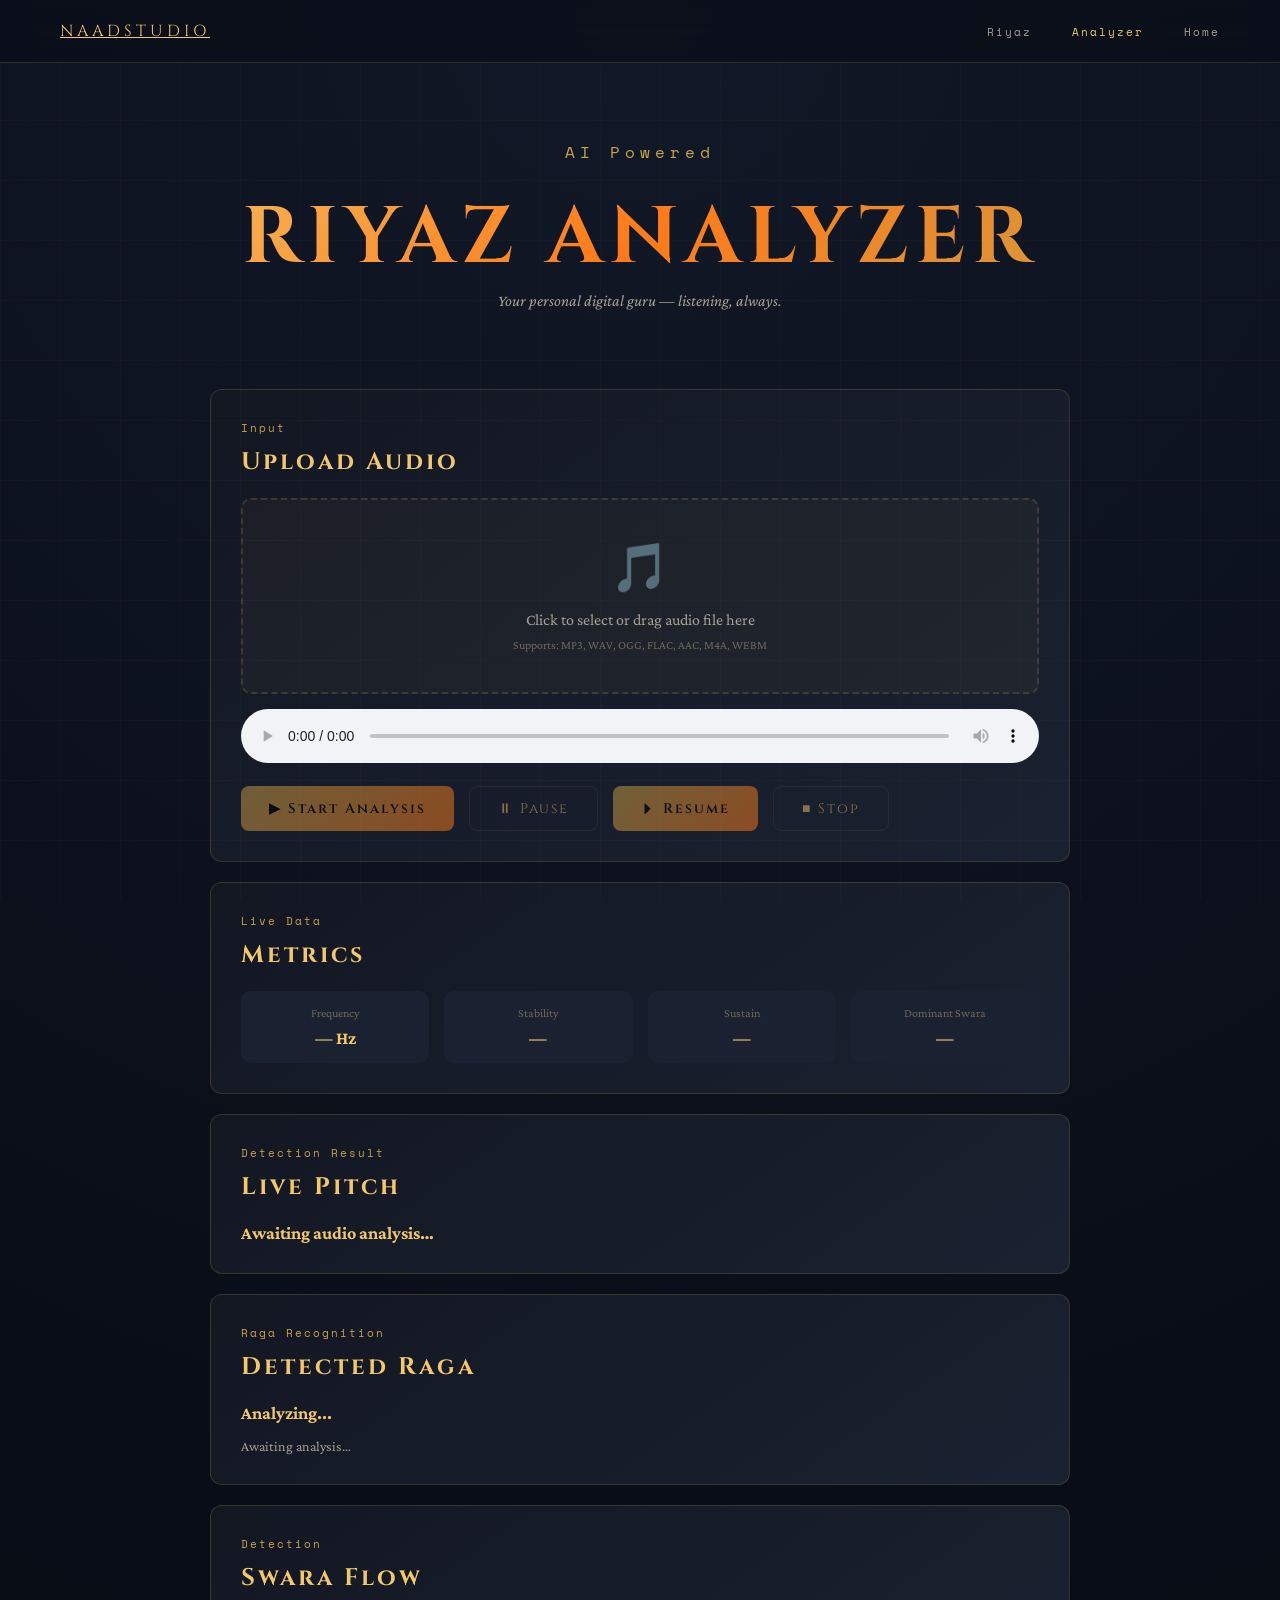
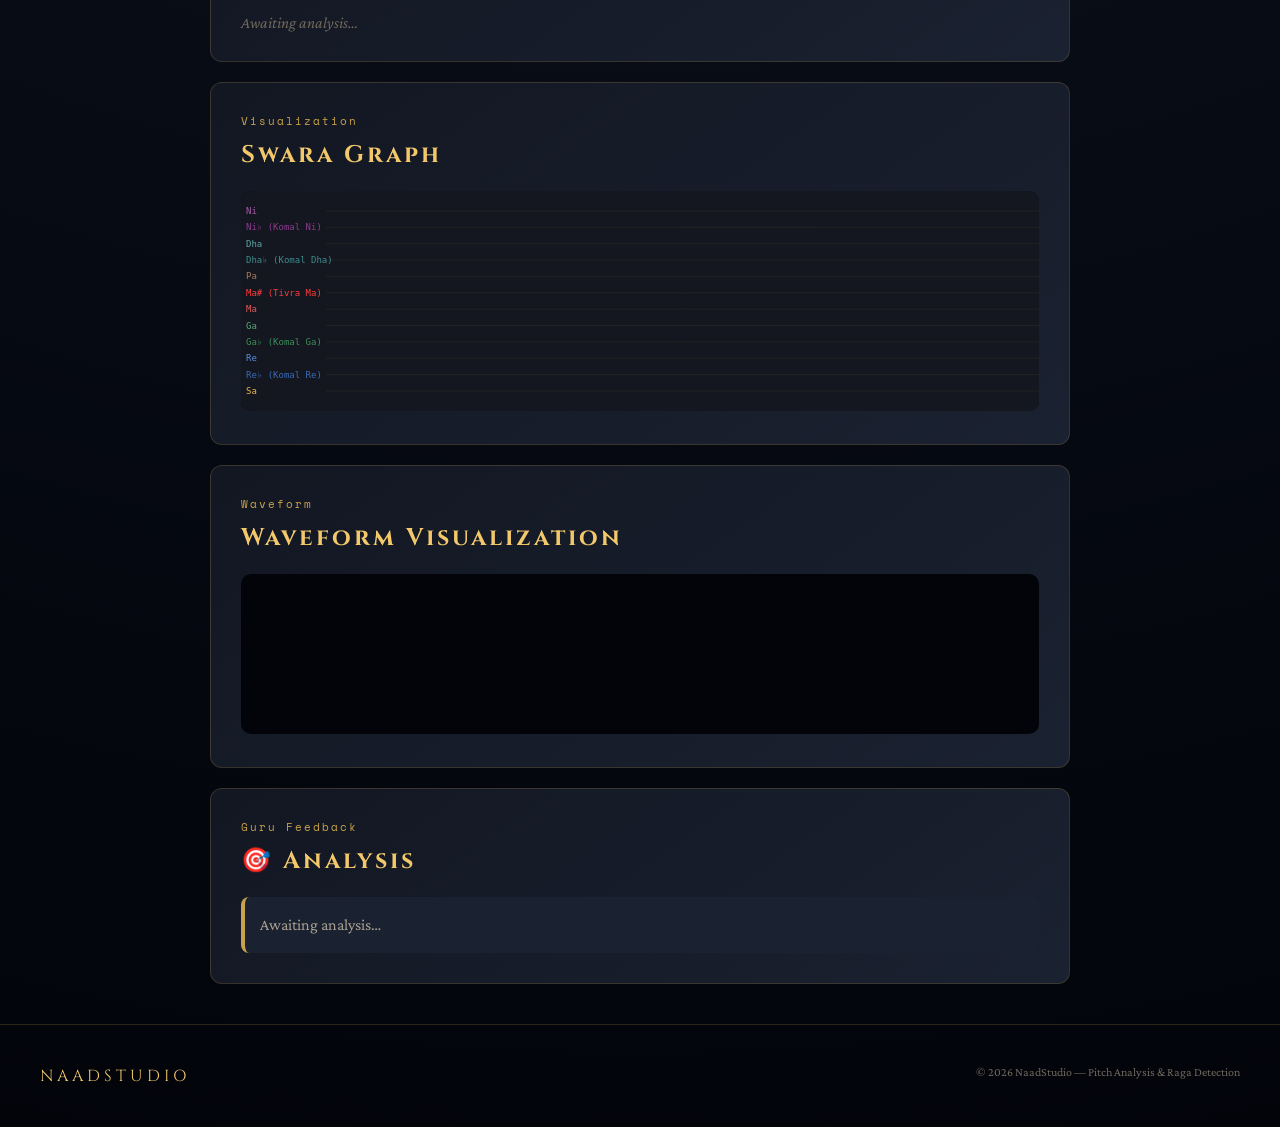
<file: analyzer.html>
<!DOCTYPE html>
<html lang="en">
<head>
<meta charset="UTF-8">
<title>NaadStudio – Riyaz Analyzer</title>
<meta name="viewport" content="width=device-width, initial-scale=1.0">

<link href="https://fonts.googleapis.com/css2?family=Cinzel:wght@400;600;700&family=Crimson+Pro:ital,wght@0,300;0,400;1,300;1,400&family=Space+Mono:wght@400;700&display=swap" rel="stylesheet">

<style>
:root {
  --bg: #0b0e14;
  --surface: #121722;
  --surface2: #1a2130;
  --gold: #c9a24a;
  --gold-light: #f2c86b;
  --gold-dim: rgba(201,162,74,0.12);
  --accent: #ff7a18;
  --text: #f5f0e6;
  --text-muted: #a89f91;
  --text-dim: #6f675b;
  --border: rgba(201,162,74,0.2);
  --glow: 0 0 60px rgba(201,162,74,0.15);
}

* {
  margin: 0;
  padding: 0;
  box-sizing: border-box;
}

body {
  font-family: 'Crimson Pro', serif;
  background: radial-gradient(circle at top, #111827, #02040a);
  color: var(--text);
}

body::before {
  content: "";
  position: fixed;
  inset: 0;
  background-image:
    linear-gradient(rgba(201,162,74,0.03) 1px, transparent 1px),
    linear-gradient(90deg, rgba(201,162,74,0.03) 1px, transparent 1px);
  background-size: 60px 60px;
  pointer-events: none;
}

/* NAV */
nav {
  position: fixed;
  top: 0;
  left: 0;
  right: 0;
  z-index: 100;
  display: flex;
  justify-content: space-between;
  align-items: center;
  padding: 20px 60px;
  background: rgba(10,14,25,0.75);
  backdrop-filter: blur(14px);
  border-bottom: 1px solid var(--border);
}

.nav-logo {
  font-family: 'Cinzel', serif;
  letter-spacing: 4px;
  color: var(--gold-light);
}

.nav-links {
  display: flex;
  gap: 40px;
  list-style: none;
}

.nav-links a {
  color: var(--text-muted);
  text-decoration: none;
  font-family: 'Space Mono', monospace;
  font-size: 11px;
  letter-spacing: 2px;
}

.nav-links a.active,
.nav-links a:hover {
  color: var(--gold-light);
}

/* HEADER */
.page-header {
  padding: 140px 40px 60px;
  text-align: center;
}

.page-eyebrow {
  font-family: 'Space Mono', monospace;
  letter-spacing: 5px;
  color: var(--gold);
  margin-bottom: 20px;
}

.page-title {
  font-family: 'Cinzel', serif;
  font-size: clamp(40px, 7vw, 80px);
  letter-spacing: 6px;
  background: linear-gradient(135deg,#f2c86b,#ff7a18,#c9a24a);
  -webkit-background-clip: text;
  -webkit-text-fill-color: transparent;
}

.page-subtitle {
  color: var(--text-muted);
  font-style: italic;
}

/* MAIN */
.main {
  max-width: 900px;
  margin: auto;
  padding: 20px;
}

/* CARD */
.card {
  background: linear-gradient(145deg,#121722,#1a2130);
  border: 1px solid var(--border);
  border-radius: 12px;
  padding: 30px;
  margin-bottom: 20px;
  transition: 0.3s;
}

.card:hover {
  box-shadow: var(--glow);
  border-color: var(--gold);
}

.card-label {
  font-family: 'Space Mono', monospace;
  font-size: 11px;
  letter-spacing: 2px;
  color: var(--gold);
  margin-bottom: 10px;
}

.card h2 {
  font-family: 'Cinzel', serif;
  font-size: 24px;
  letter-spacing: 3px;
  margin-bottom: 20px;
  color: var(--gold-light);
}

/* UPLOAD AREA */
.upload-area {
  border: 2px dashed var(--border);
  border-radius: 10px;
  padding: 40px;
  text-align: center;
  cursor: pointer;
  transition: 0.3s;
  background: rgba(201,162,74,0.05);
}

.upload-area:hover,
.upload-area.drag-over {
  border-color: var(--gold-light);
  background: var(--gold-dim);
}

.upload-icon {
  font-size: 48px;
  margin-bottom: 15px;
  display: block;
}

.upload-text {
  color: var(--text-muted);
  margin-bottom: 10px;
}

.upload-hint {
  font-size: 12px;
  color: var(--text-dim);
}

/* FILE INPUT HIDDEN */
#audioFileInput {
  display: none;
}

/* BUTTONS */
.btn-row {
  display: flex;
  gap: 15px;
  margin-top: 20px;
  flex-wrap: wrap;
}

.btn {
  padding: 12px 28px;
  border-radius: 8px;
  font-family: 'Cinzel', serif;
  letter-spacing: 2px;
  cursor: pointer;
  border: none;
  font-size: 14px;
  transition: 0.3s;
}

.btn-start {
  background: linear-gradient(135deg,#c9a24a,#ff7a18);
  color: black;
  font-weight: 600;
}

.btn-start:hover:not(:disabled) {
  transform: translateY(-3px);
  box-shadow: 0 10px 40px rgba(255,122,24,0.3);
}

.btn-start:disabled {
  opacity: 0.5;
  cursor: not-allowed;
}

.btn-stop {
  background: transparent;
  border: 1px solid var(--border);
  color: var(--gold-light);
}

.btn-stop:hover:not(:disabled) {
  border-color: var(--gold-light);
  background: rgba(201,162,74,0.1);
}

.btn-stop:disabled {
  opacity: 0.5;
  cursor: not-allowed;
}

/* STATUS */
.status-box {
  background: var(--surface2);
  border-left: 4px solid var(--gold);
  padding: 15px;
  border-radius: 8px;
  margin-bottom: 20px;
  color: var(--text-muted);
}

.status-box.success {
  border-left-color: #5ca87a;
  color: #5ca87a;
}

.status-box.error {
  border-left-color: #e05c5c;
  color: #e05c5c;
}

/* AUDIO PLAYER */
#player {
  width: 100%;
  margin-top: 15px;
  border-radius: 4px;
  max-height: 240px;
}

/* METRICS */
.metrics-grid {
  display: grid;
  grid-template-columns: repeat(auto-fit,minmax(150px,1fr));
  gap: 15px;
}

.metric-box {
  background: var(--surface2);
  padding: 15px;
  border-radius: 10px;
  text-align: center;
}

.metric-label {
  font-size: 12px;
  color: var(--text-dim);
  margin-bottom: 8px;
}

.metric-value {
  color: var(--gold-light);
  font-size: 18px;
  font-weight: bold;
}

.metric-value.good {
  color: #5ca87a;
}

.metric-value.poor {
  color: #e05c5c;
}

/* SWARA */
.swara-flow {
  display: flex;
  flex-wrap: wrap;
  gap: 10px;
}

.swara-chip {
  background: var(--gold-dim);
  padding: 8px 14px;
  border-radius: 6px;
  color: var(--gold-light);
  font-size: 13px;
  border: 1px solid rgba(201,162,74,0.3);
}

.swara-placeholder {
  color: var(--text-dim);
  font-style: italic;
}

/* CANVAS */
canvas {
  width: 100%;
  border-radius: 10px;
  background: #02040a;
}

/* FEEDBACK */
.feedback-box {
  background: var(--surface2);
  border-left: 4px solid var(--gold);
  padding: 15px;
  border-radius: 8px;
  color: var(--text-muted);
  line-height: 1.6;
}

.feedback-box.good {
  border-left-color: #5ca87a;
  color: #5ca87a;
}

.feedback-box.warn {
  border-left-color: #ff7a18;
  color: #ff7a18;
}

/* FOOTER */
footer {
  padding: 40px;
  border-top: 1px solid var(--border);
  display: flex;
  justify-content: space-between;
}

.footer-logo {
  font-family: 'Cinzel', serif;
  color: var(--gold-light);
  letter-spacing: 4px;
}

.footer-copy {
  font-size: 12px;
  color: var(--text-dim);
}

/* RESPONSIVE */
@media (max-width: 768px) {
  nav {
    padding: 15px 30px;
  }

  .page-header {
    padding: 100px 20px 40px;
  }

  .card {
    padding: 20px;
  }

  .btn-row {
    flex-direction: column;
  }

  .btn {
    width: 100%;
  }
}
</style>
</head>

<body>

<nav>
  <a href="home.html" class="nav-logo">NAADSTUDIO</a>

  <ul class="nav-links">
    <li><a href="index.html">Riyaz</a></li>
    <li><a href="analyzer.html" class="active">Analyzer</a></li>
    <li><a href="home.html">Home</a></li>
  </ul>
</nav>

<div class="page-header">
  <div class="page-eyebrow">AI Powered</div>
  <h1 class="page-title">RIYAZ ANALYZER</h1>
  <p class="page-subtitle">
    Your personal digital guru — listening, always.
  </p>
</div>

<div class="main">

  <!-- FILE UPLOAD -->
  <div class="card">

    <div class="card-label">Input</div>

    <h2>Upload Audio</h2>

    <div class="upload-area" id="uploadArea">

      <span class="upload-icon">🎵</span>

      <div class="upload-text">
        Click to select or drag audio file here
      </div>

      <div class="upload-hint">
        Supports: MP3, WAV, OGG, FLAC, AAC, M4A, WEBM
      </div>

    </div>

    <!-- CORRECTED FILE INPUT -->
    <input
      type="file"
      id="audioFileInput"
      accept=".mp3,.wav,.ogg,.flac,.aac,.m4a,.webm,audio/*"
    />

    <div
      id="status"
      class="status-box"
      style="display:none;"
    ></div>

    <audio
      id="player"
      controls
      preload="auto"
    ></audio>

    <div class="btn-row">

      <button
        class="btn btn-start"
        id="startBtn"
        onclick="startAnalysis()"
        disabled
      >
        ▶ Start Analysis
      </button>

      <button
        class="btn btn-stop"
        id="pauseBtn"
        onclick="pauseAnalysis()"
        disabled
      >
        ⏸ Pause
      </button>

      <button
        class="btn btn-start"
        id="resumeBtn"
        onclick="resumeAnalysis()"
        disabled
      >
        ⏵ Resume
      </button>

      <button
        class="btn btn-stop"
        id="stopBtn"
        onclick="stopAnalysis()"
        disabled
      >
        ■ Stop
      </button>

    </div>

  </div>

  <!-- LIVE METRICS -->
  <div class="card">

    <div class="card-label">Live Data</div>

    <h2>Metrics</h2>

    <div class="metrics-grid">

      <div class="metric-box">
        <div class="metric-label">Frequency</div>
        <div
          class="metric-value"
          id="freq-display"
        >
          — Hz
        </div>
      </div>

      <div class="metric-box">
        <div class="metric-label">Stability</div>
        <div
          class="metric-value"
          id="stability"
        >
          —
        </div>
      </div>

      <div class="metric-box">
        <div class="metric-label">Sustain</div>
        <div
          class="metric-value"
          id="sustain"
        >
          —
        </div>
      </div>

      <div class="metric-box">
        <div class="metric-label">Dominant Swara</div>
        <div
          class="metric-value"
          id="dominant-swara"
        >
          —
        </div>
      </div>

    </div>

  </div>

  <!-- LIVE PITCH -->
  <div class="card">

    <div class="card-label">Detection Result</div>

    <h2>Live Pitch</h2>

    <div
      class="metric-value"
      id="result"
    >
      Awaiting audio analysis…
    </div>

  </div>

  <!-- RAGA DETECTION -->
  <div class="card">

    <div class="card-label">Raga Recognition</div>

    <h2>Detected Raga</h2>

    <div
      class="metric-value"
      id="raag-name"
    >
      Analyzing...
    </div>

    <div
      style="margin-top:15px; font-size:14px; color:var(--text-muted);"
      id="raag-info"
    >
      Awaiting analysis…
    </div>

  </div>

  <!-- SWARA FLOW -->
  <div class="card">

    <div class="card-label">Detection</div>

    <h2>Swara Flow</h2>

    <div
      class="swara-flow"
      id="swaras"
    >
      <span class="swara-placeholder">
        Awaiting analysis…
      </span>
    </div>

  </div>

  <!-- GRAPH -->
  <div class="card">

    <div class="card-label">Visualization</div>

    <h2>Swara Graph</h2>

    <canvas id="graph"></canvas>

  </div>

  <!-- WAVEFORM -->
  <div class="card">

    <div class="card-label">Waveform</div>

    <h2>Waveform Visualization</h2>

    <canvas
      id="waveform"
      style="width:100%; height:160px;"
    ></canvas>

  </div>

  <!-- FEEDBACK -->
  <div class="card">

    <div class="card-label">Guru Feedback</div>

    <h2>🎯 Analysis</h2>

    <div
      class="feedback-box"
      id="feedback"
    >
      Awaiting analysis…
    </div>

  </div>

</div>

<footer>

  <div class="footer-logo">
    NAADSTUDIO
  </div>

  <div class="footer-copy">
    © 2026 NaadStudio — Pitch Analysis & Raga Detection
  </div>

</footer>

<script>

/* ============================================================
   NAADSTUDIO — PITCH / SWARA / RAGA ANALYZER

   Core modules:
   1. Stable pitch + swara detection
   2. Rule-based raga recognition
   ============================================================ */

let audioContext = null;
let analyser = null;
let source = null;
let filter = null;
let animationId = null;
let audioObjectUrl = null;

let isAnalyzing = false;
let swaraTimeline = [];
let pitchTimeline = [];
let freqHistory = [];
let pitchBuffer = [];
let smoothedPitch = null;

let lastSwara = null;
let lastSwaraTime = 0;
let graphData = [];
let timeStep = 0;

let tonicFrequency = null;
let tonicConfidence = 0;

let currentRaga = null;
let currentRagaConfidence = 0;
let ragaHistory = [];

/* ============================================================
   DOM
   ============================================================ */

const canvas = document.getElementById("graph");
const ctx = canvas.getContext("2d");

const waveformCanvas =
    document.getElementById("waveform");

const wfCtx =
    waveformCanvas.getContext("2d");

const player =
    document.getElementById("player");

const statusEl =
    document.getElementById("status");

const uploadArea =
    document.getElementById("uploadArea");

const fileInput =
    document.getElementById("audioFileInput");

/* ============================================================
   MUSICAL CONSTANTS
   ============================================================ */

const SWARA_NAMES = [
    "Sa",
    "Re♭ (Komal Re)",
    "Re",
    "Ga♭ (Komal Ga)",
    "Ga",
    "Ma",
    "Ma# (Tivra Ma)",
    "Pa",
    "Dha♭ (Komal Dha)",
    "Dha",
    "Ni♭ (Komal Ni)",
    "Ni"
];

const swaraY = {
    "Sa": 0,
    "Re♭ (Komal Re)": 1,
    "Re": 2,
    "Ga♭ (Komal Ga)": 3,
    "Ga": 4,
    "Ma": 5,
    "Ma# (Tivra Ma)": 6,
    "Pa": 7,
    "Dha♭ (Komal Dha)": 8,
    "Dha": 9,
    "Ni♭ (Komal Ni)": 10,
    "Ni": 11
};

const swaraColors = {
    "Sa": "#e8b84b",
    "Re": "#5c8ae0",
    "Ga": "#5ca87a",
    "Ma": "#e05c5c",
    "Pa": "#a87a5c",
    "Dha": "#5ca8a8",
    "Ni": "#a85ca8",
    "Re♭ (Komal Re)": "#3b6bb5",
    "Ga♭ (Komal Ga)": "#3b8f5a",
    "Dha♭ (Komal Dha)": "#3b8f8f",
    "Ni♭ (Komal Ni)": "#8f3b8f",
    "Ma# (Tivra Ma)": "#ff3b3b"
};

/* ============================================================
   RAGA DATABASE
   ============================================================ */

const ragas = [

    {
        name: "Yaman",

        swaras: [
            "Sa",
            "Re",
            "Ga",
            "Ma# (Tivra Ma)",
            "Pa",
            "Dha",
            "Ni"
        ],

        aaroh: [
            "Ni",
            "Re",
            "Ga",
            "Ma# (Tivra Ma)",
            "Pa",
            "Dha",
            "Ni",
            "Sa"
        ],

        avaroh: [
            "Sa",
            "Ni",
            "Dha",
            "Pa",
            "Ma# (Tivra Ma)",
            "Ga",
            "Re",
            "Sa"
        ],

        pakad: [
            [
                "Ni",
                "Re",
                "Ga",
                "Ma# (Tivra Ma)"
            ],
            [
                "Ga",
                "Ma# (Tivra Ma)",
                "Pa"
            ],
            [
                "Dha",
                "Ni",
                "Re",
                "Ga"
            ]
        ],

        forbidden: [
            "Ma",
            "Re♭ (Komal Re)",
            "Ga♭ (Komal Ga)",
            "Dha♭ (Komal Dha)",
            "Ni♭ (Komal Ni)"
        ],

        vadi: "Ga",
        samvadi: "Ni"
    },

    {
        name: "Bhoopali",

        swaras: [
            "Sa",
            "Re",
            "Ga",
            "Pa",
            "Dha"
        ],

        aaroh: [
            "Sa",
            "Re",
            "Ga",
            "Pa",
            "Dha",
            "Sa"
        ],

        avaroh: [
            "Sa",
            "Dha",
            "Pa",
            "Ga",
            "Re",
            "Sa"
        ],

        pakad: [
            ["Ga", "Re", "Sa"],
            ["Dha", "Sa"],
            ["Ga", "Pa", "Dha"]
        ],

        forbidden: [
            "Ma",
            "Ma# (Tivra Ma)",
            "Ni",
            "Ni♭ (Komal Ni)",
            "Ga♭ (Komal Ga)",
            "Re♭ (Komal Re)",
            "Dha♭ (Komal Dha)"
        ],

        vadi: "Ga",
        samvadi: "Dha"
    },

    

    {
        name: "Malkauns",

        swaras: [
            "Sa",
            "Ga♭ (Komal Ga)",
            "Ma",
            "Dha♭ (Komal Dha)",
            "Ni♭ (Komal Ni)"
        ],

        aaroh: [
            "Sa",
            "Ga♭ (Komal Ga)",
            "Ma",
            "Dha♭ (Komal Dha)",
            "Ni♭ (Komal Ni)",
            "Sa"
        ],

        avaroh: [
            "Sa",
            "Ni♭ (Komal Ni)",
            "Dha♭ (Komal Dha)",
            "Ma",
            "Ga♭ (Komal Ga)",
            "Sa"
        ],

        pakad: [
            [
                "Dha♭ (Komal Dha)",
                "Ni♭ (Komal Ni)",
                "Sa",
                "Ma"
            ],
            [
                "Ga♭ (Komal Ga)",
                "Ma",
                "Ga♭ (Komal Ga)",
                "Sa"
            ]
        ],

        forbidden: [
            "Re",
            "Re♭ (Komal Re)",
            "Pa",
            "Ma# (Tivra Ma)",
            "Ga",
            "Dha",
            "Ni"
        ],

        vadi: "Ma",
        samvadi: "Sa"
    },
];

/*
============================================================
CORRECTION

The original file contained standalone objects and labels
such as:

transitions: { ... }

outside any JavaScript object.

Those statements stop the entire script from loading.

They are intentionally not executed here because they were
not connected to the existing raga database and were causing
the upload JavaScript to stop.

Everything below remains your original analyzer logic.
============================================================
*/

/* ============================================================
   HELPERS
   ============================================================ */

function showStatus(message, type = "info") {

    statusEl.textContent = message;

    statusEl.className =
        "status-box " + type;

    statusEl.style.display = "block";
}

function resetAnalysisState() {

    swaraTimeline = [];
    pitchTimeline = [];
    freqHistory = [];
    pitchBuffer = [];

    smoothedPitch = null;

    graphData = [];
    timeStep = 0;

    lastSwara = null;
    lastSwaraTime = 0;

    tonicFrequency = null;
    tonicConfidence = 0;

    currentRaga = null;
    currentRagaConfidence = 0;

    ragaHistory = [];
}

/* ============================================================
   UPLOAD
   ============================================================ */

uploadArea.addEventListener("click", () => {
    fileInput.click();
});

uploadArea.addEventListener("dragover", e => {

    e.preventDefault();

    uploadArea.classList.add("drag-over");
});

uploadArea.addEventListener("dragleave", () => {

    uploadArea.classList.remove("drag-over");
});

uploadArea.addEventListener("drop", e => {

    e.preventDefault();

    uploadArea.classList.remove("drag-over");

    if (e.dataTransfer.files.length) {

        handleAudioFile(
            e.dataTransfer.files[0]
        );
    }
});

fileInput.addEventListener("change", e => {

    if (e.target.files.length) {

        handleAudioFile(
            e.target.files[0]
        );
    }
});

function handleAudioFile(file) {

    const validExtensions = [
        ".mp3",
        ".wav",
        ".ogg",
        ".flac",
        ".aac",
        ".m4a",
        ".webm"
    ];

    const dot =
        file.name.lastIndexOf(".");

    const extension =
        dot >= 0
            ? file.name.substring(dot).toLowerCase()
            : "";

    const isAudioMime =
        file.type &&
        file.type.startsWith("audio/");

    const isAudioExt =
        validExtensions.includes(extension);

    if (!isAudioMime && !isAudioExt) {

        showStatus(
            "❌ Please select a valid audio file.",
            "error"
        );

        fileInput.value = "";

        return;
    }

    try {

        if (audioObjectUrl) {

            URL.revokeObjectURL(
                audioObjectUrl
            );

            audioObjectUrl = null;
        }

        if (isAnalyzing) {

            stopAnalysis(false);
        }

        audioObjectUrl =
            URL.createObjectURL(file);

        player.src = audioObjectUrl;

        player.load();

        player.onloadedmetadata = () => {

            showStatus(
                `✅ Loaded: ${file.name} (${(
                    file.size / 1024 / 1024
                ).toFixed(2)} MB)`,
                "success"
            );

            document.getElementById(
                "startBtn"
            ).disabled = false;

            document.getElementById(
                "pauseBtn"
            ).disabled = true;

            document.getElementById(
                "resumeBtn"
            ).disabled = true;

            document.getElementById(
                "stopBtn"
            ).disabled = true;
        };

        player.onerror = () => {

            showStatus(
                "❌ Browser cannot decode this audio format. Try MP3 or WAV.",
                "error"
            );

            document.getElementById(
                "startBtn"
            ).disabled = true;
        };

    } catch (error) {

        showStatus(
            "❌ " + error.message,
            "error"
        );
    }
}

/* ============================================================
   START / PAUSE / RESUME / STOP
   ============================================================ */

async function startAnalysis() {

    if (!player.src) {

        showStatus(
            "❌ Please upload an audio file first.",
            "error"
        );

        return;
    }

    try {

        if (!audioContext) {

            audioContext =
                new (
                    window.AudioContext ||
                    window.webkitAudioContext
                )();

            analyser =
                audioContext.createAnalyser();

            analyser.fftSize = 2048;

            analyser.smoothingTimeConstant =
                0.10;

            filter =
                audioContext.createBiquadFilter();

            filter.type = "lowpass";

            filter.frequency.value = 1000;

            filter.Q.value = 0.7;

            source =
                audioContext.createMediaElementSource(
                    player
                );

            source.connect(filter);

            filter.connect(analyser);

            source.connect(
                audioContext.destination
            );
        }

        await audioContext.resume();

        cancelAnimationFrame(
            animationId
        );

        resetAnalysisState();

        isAnalyzing = true;

        document.getElementById(
            "startBtn"
        ).disabled = true;

        document.getElementById(
            "pauseBtn"
        ).disabled = false;

        document.getElementById(
            "resumeBtn"
        ).disabled = true;

        document.getElementById(
            "stopBtn"
        ).disabled = false;

        document.getElementById(
            "freq-display"
        ).textContent = "— Hz";

        document.getElementById(
            "result"
        ).textContent =
            "Listening for pitch…";

        document.getElementById(
            "stability"
        ).textContent = "—";

        document.getElementById(
            "sustain"
        ).textContent = "—";

        document.getElementById(
            "dominant-swara"
        ).textContent = "—";

        document.getElementById(
            "raag-name"
        ).textContent =
            "Listening for tonic…";

        document.getElementById(
            "raag-info"
        ).textContent =
            "Establishing Sa before raga recognition.";

        document.getElementById(
            "swaras"
        ).innerHTML =
            `<span class="swara-placeholder">Awaiting analysis…</span>`;

        document.getElementById(
            "feedback"
        ).className =
            "feedback-box";

        document.getElementById(
            "feedback"
        ).textContent =
            "Listening to the musical phrase…";

        player.currentTime = 0;

        await player.play();

        analyze();

    } catch (error) {

        console.error(error);

        isAnalyzing = false;

        showStatus(
            "❌ Analysis error: " +
            error.message,
            "error"
        );
    }
}

function pauseAnalysis() {

    player.pause();

    isAnalyzing = false;

    cancelAnimationFrame(
        animationId
    );

    document.getElementById(
        "pauseBtn"
    ).disabled = true;

    document.getElementById(
        "resumeBtn"
    ).disabled = false;
}

async function resumeAnalysis() {

    if (!audioContext) return;

    try {

        await audioContext.resume();

        await player.play();

        isAnalyzing = true;

        document.getElementById(
            "pauseBtn"
        ).disabled = false;

        document.getElementById(
            "resumeBtn"
        ).disabled = true;

        analyze();

    } catch (error) {

        showStatus(
            "❌ Resume error: " +
            error.message,
            "error"
        );
    }
}

function stopAnalysis(showMessage = true) {

    cancelAnimationFrame(
        animationId
    );

    isAnalyzing = false;

    player.pause();

    try {

        player.currentTime = 0;

    } catch (_) {}

    resetAnalysisState();

    document.getElementById(
        "freq-display"
    ).textContent = "— Hz";

    document.getElementById(
        "result"
    ).textContent =
        "Awaiting audio analysis…";

    document.getElementById(
        "stability"
    ).textContent = "—";

    document.getElementById(
        "sustain"
    ).textContent = "—";

    document.getElementById(
        "dominant-swara"
    ).textContent = "—";

    document.getElementById(
        "raag-name"
    ).textContent =
        "Analyzing...";

    document.getElementById(
        "raag-info"
    ).textContent =
        "Awaiting analysis…";

    document.getElementById(
        "swaras"
    ).innerHTML =
        `<span class="swara-placeholder">Awaiting analysis…</span>`;

    document.getElementById(
        "feedback"
    ).className =
        "feedback-box";

    document.getElementById(
        "feedback"
    ).textContent =
        "Awaiting analysis…";

    ctx.clearRect(
        0,
        0,
        canvas.width,
        canvas.height
    );

    wfCtx.clearRect(
        0,
        0,
        waveformCanvas.width,
        waveformCanvas.height
    );

    document.getElementById(
        "startBtn"
    ).disabled = !player.src;

    document.getElementById(
        "pauseBtn"
    ).disabled = true;

    document.getElementById(
        "resumeBtn"
    ).disabled = true;

    document.getElementById(
        "stopBtn"
    ).disabled = true;

    if (showMessage) {

        showStatus(
            "✅ Analysis stopped.",
            "success"
        );
    }
}

player.addEventListener(
    "ended",
    () => {

        if (!isAnalyzing) return;

        isAnalyzing = false;

        cancelAnimationFrame(
            animationId
        );

        if (swaraTimeline.length >= 12) {

            updateRaga();
        }

        document.getElementById(
            "pauseBtn"
        ).disabled = true;

        document.getElementById(
            "resumeBtn"
        ).disabled = true;

        document.getElementById(
            "stopBtn"
        ).disabled = false;

        showStatus(
            "✅ Analysis completed.",
            "success"
        );
    }
);

/* ============================================================
   MAIN ANALYSIS LOOP
   ============================================================ */

function analyze() {

    if (!isAnalyzing || !analyser) return;

    const buffer =
        new Float32Array(
            analyser.fftSize
        );

    analyser.getFloatTimeDomainData(
        buffer
    );

    drawWaveform(buffer);

    const pitchResult =
        autoCorrelate(
            buffer,
            audioContext.sampleRate
        );

    if (
        pitchResult &&
        pitchResult.frequency >= 70 &&
        pitchResult.frequency <= 1000 &&
        pitchResult.confidence >= 0.35
    ) {

        const stableFrequency =
            smoothPitch(
                pitchResult.frequency
            );

        if (stableFrequency) {

            freqHistory.push(
                stableFrequency
            );

            if (freqHistory.length > 180) {
                freqHistory.shift();
            }

            pitchTimeline.push({
                frequency: stableFrequency,
                confidence: pitchResult.confidence,
                time: player.currentTime
            });

            if (pitchTimeline.length > 10000) {
                pitchTimeline.shift();
            }

            document.getElementById(
                "freq-display"
            ).textContent =
                stableFrequency.toFixed(2) +
                " Hz";

            if (
                !tonicFrequency &&
                freqHistory.length >= 40
            ) {

                const tonicResult =
                    estimateTonic(
                        freqHistory
                    );

                if (
                    tonicResult &&
                    tonicResult.confidence >= 55
                ) {

                    tonicFrequency =
                        tonicResult.frequency;

                    tonicConfidence =
                        tonicResult.confidence;

                    showStatus(
                        `🎵 Sa detected around ${tonicFrequency.toFixed(2)} Hz`,
                        "success"
                    );
                }
            }

            if (tonicFrequency) {

                const result =
                    frequencyToSwara(
                        stableFrequency,
                        tonicFrequency
                    );

                if (
                    result &&
                    result.confidence >= 0.55
                ) {

                    const swara =
                        result.name;

                    document.getElementById(
                        "result"
                    ).textContent =
                        `${swara} (${stableFrequency.toFixed(2)} Hz)`;

                    addSwara(
                        swara,
                        stableFrequency,
                        pitchResult.confidence,
                        result.confidence
                    );

                    graphData.push({
                        x: timeStep++,
                        y: swaraY[swara],
                        s: swara
                    });

                    if (graphData.length > 150) {
                        graphData.shift();
                    }

                    drawGraph();

                    updateMetrics();

                    updateRaga();
                }
            }
        }
    }

    animationId =
        requestAnimationFrame(
            analyze
        );
}

/* ============================================================
   PITCH DETECTION — NORMALIZED AUTOCORRELATION
   ============================================================ */

function autoCorrelate(buf, sampleRate) {

    const SIZE = buf.length;

    let rms = 0;

    for (let i = 0; i < SIZE; i++) {
        rms += buf[i] * buf[i];
    }

    rms = Math.sqrt(
        rms / SIZE
    );

    if (rms < 0.012) {

        return {
            frequency: -1,
            confidence: 0
        };
    }

    let mean = 0;

    for (let i = 0; i < SIZE; i++) {
        mean += buf[i];
    }

    mean /= SIZE;

    const signal =
        new Float32Array(SIZE);

    for (let i = 0; i < SIZE; i++) {
        signal[i] =
            buf[i] - mean;
    }

    const minFreq = 70;
    const maxFreq = 1000;

    const minLag =
        Math.floor(
            sampleRate / maxFreq
        );

    const maxLag =
        Math.min(
            Math.floor(
                sampleRate / minFreq
            ),
            SIZE - 2
        );

    let bestLag = -1;
    let bestCorrelation = -1;

    for (
        let lag = minLag;
        lag <= maxLag;
        lag++
    ) {

        let sum = 0;
        let energy1 = 0;
        let energy2 = 0;

        for (
            let i = 0;
            i < SIZE - lag;
            i++
        ) {

            const a = signal[i];
            const b = signal[i + lag];

            sum += a * b;

            energy1 += a * a;
            energy2 += b * b;
        }

        if (
            energy1 <= 0 ||
            energy2 <= 0
        ) continue;

        const correlation =
            sum /
            Math.sqrt(
                energy1 * energy2
            );

        if (
            correlation >
            bestCorrelation
        ) {

            bestCorrelation =
                correlation;

            bestLag = lag;
        }
    }

    if (
        bestLag <= 0 ||
        bestCorrelation < 0.18
    ) {

        return {
            frequency: -1,
            confidence: 0
        };
    }

    function getCorrelation(lag) {

        if (
            lag <= 0 ||
            lag >= SIZE
        ) return 0;

        let sum = 0;
        let energy1 = 0;
        let energy2 = 0;

        for (
            let i = 0;
            i < SIZE - lag;
            i++
        ) {

            const a = signal[i];
            const b = signal[i + lag];

            sum += a * b;

            energy1 += a * a;
            energy2 += b * b;
        }

        if (
            energy1 <= 0 ||
            energy2 <= 0
        ) return 0;

        return (
            sum /
            Math.sqrt(
                energy1 * energy2
            )
        );
    }

    let refinedLag =
        bestLag;

    if (
        bestLag > minLag &&
        bestLag < maxLag
    ) {

        const left =
            getCorrelation(
                bestLag - 1
            );

        const center =
            bestCorrelation;

        const right =
            getCorrelation(
                bestLag + 1
            );

        const denominator =
            2 *
            (
                2 * center -
                left -
                right
            );

        if (
            Math.abs(
                denominator
            ) > 1e-9
        ) {

            refinedLag =
                bestLag +
                (
                    left - right
                ) /
                denominator;
        }
    }

    const frequency =
        sampleRate /
        refinedLag;

    const confidence =
        Math.max(
            0,
            Math.min(
                1,
                bestCorrelation
            )
        );

    return {
        frequency,
        confidence
    };
}

/* ============================================================
   PITCH SMOOTHING
   ============================================================ */

function smoothPitch(newPitch) {

    if (!newPitch || newPitch <= 0)
        return null;

    if (
        smoothedPitch !== null &&
        Math.abs(
            1200 *
            Math.log2(
                newPitch /
                smoothedPitch
            )
        ) > 600
    ) {

        return smoothedPitch;
    }

    pitchBuffer.push(newPitch);

    if (pitchBuffer.length > 7) {
        pitchBuffer.shift();
    }

    const sorted =
        [...pitchBuffer].sort(
            (a, b) => a - b
        );

    const median =
        sorted[
            Math.floor(
                sorted.length / 2
            )
        ];

    if (
        smoothedPitch === null
    ) {

        smoothedPitch =
            median;

    } else {

        smoothedPitch =
            0.75 *
            smoothedPitch +
            0.25 *
            median;
    }

    return smoothedPitch;
}

/* ============================================================
   TONIC / SA ESTIMATION
   ============================================================ */

function estimateTonic(history) {

    if (
        !history ||
        history.length < 30
    ) return null;

    const pitchClasses =
        Array(12).fill(0);

    const frequencies =
        Array.from(
            { length: 12 },
            () => []
        );

    history.forEach(freq => {

        if (!freq || freq <= 0)
            return;

        const midi =
            69 +
            12 *
            Math.log2(
                freq / 440
            );

        const pc =
            (
                Math.round(midi) %
                12 +
                12
            ) % 12;

        pitchClasses[pc]++;

        frequencies[pc].push(
            freq
        );
    });

    let bestPC = -1;
    let bestScore = -Infinity;

    for (
        let sa = 0;
        sa < 12;
        sa++
    ) {

        const pa =
            (sa + 7) % 12;

        const ma =
            (sa + 5) % 12;

        const re =
            (sa + 2) % 12;

        const ga =
            (sa + 4) % 12;

        const dha =
            (sa + 9) % 12;

        const ni =
            (sa + 11) % 12;

        const score =
            pitchClasses[sa] * 4.0 +
            pitchClasses[pa] * 2.0 +
            pitchClasses[ma] * 1.2 +
            pitchClasses[re] * 0.5 +
            pitchClasses[ga] * 0.5 +
            pitchClasses[dha] * 0.5 +
            pitchClasses[ni] * 0.5;

        if (
            score >
            bestScore
        ) {

            bestScore = score;
            bestPC = sa;
        }
    }

    if (
        bestPC < 0 ||
        frequencies[bestPC].length < 5
    ) return null;

    const sorted =
        [
            ...frequencies[bestPC]
        ].sort(
            (a, b) => a - b
        );

    let tonic =
        sorted[
            Math.floor(
                sorted.length / 2
            )
        ];

    while (tonic > 220)
        tonic /= 2;

    while (tonic < 80)
        tonic *= 2;

    const total =
        history.filter(
            f => f > 0
        ).length;

    const classConfidence =
        total
            ? (
                frequencies[bestPC].length /
                total
              ) * 100
            : 0;

    let bestTonic =
        tonic;

    let bestAgreement =
        -Infinity;

    for (
        let cents = -50;
        cents <= 50;
        cents += 2
    ) {

        const testTonic =
            tonic *
            Math.pow(
                2,
                cents / 1200
            );

        let agreement = 0;

        history.forEach(freq => {

            if (!freq || freq <= 0)
                return;

            const semitone =
                12 *
                Math.log2(
                    freq /
                    testTonic
                );

            const nearest =
                Math.round(
                    semitone
                );

            const error =
                Math.abs(
                    semitone -
                    nearest
                );

            const circularError =
                Math.min(
                    error,
                    12 - error
                );

            if (
                circularError <=
                0.20
            ) {

                agreement += 2;

            } else if (
                circularError <=
                0.35
            ) {

                agreement += 1;
            }
        });

        if (
            agreement >
            bestAgreement
        ) {

            bestAgreement =
                agreement;

            bestTonic =
                testTonic;
        }
    }

    const refinementConfidence =
        total
            ? Math.min(
                100,
                (
                    bestAgreement /
                    (total * 2)
                ) * 100
              )
            : 0;

    const confidence =
        classConfidence * 0.70 +
        refinementConfidence * 0.30;

    return {
        frequency: bestTonic,
        confidence:
            Math.min(
                100,
                confidence
            )
    };
}

/* ============================================================
   FREQUENCY → SWARA
   ============================================================ */

function frequencyToSwara(freq, tonic) {

    if (
        !freq ||
        !tonic ||
        freq <= 0 ||
        tonic <= 0
    ) return null;

    const semitones =
        12 *
        Math.log2(
            freq / tonic
        );

    const normalized =
        (
            semitones % 12 +
            12
        ) % 12;

    let bestIndex = 0;
    let minError = Infinity;

    for (
        let i = 0;
        i < 12;
        i++
    ) {

        const directError =
            Math.abs(
                normalized - i
            );

        const circularError =
            Math.min(
                directError,
                12 - directError
            );

        if (
            circularError <
            minError
        ) {

            minError =
                circularError;

            bestIndex = i;
        }
    }

    const maxError =
        0.40;

    if (
        minError >
        maxError
    ) return null;

    const confidence =
        1 -
        minError /
        maxError;

    return {
        name:
            SWARA_NAMES[bestIndex],

        index:
            bestIndex,

        confidence,

        semitone:
            normalized,

        error:
            minError
    };
}

/* ============================================================
   SWARA TIMELINE
   ============================================================ */

function addSwara(
    swara,
    frequency,
    pitchConfidence,
    swaraConfidence
) {

    const now =
        performance.now();

    if (
        swara === lastSwara &&
        now - lastSwaraTime < 180
    ) {

        return;
    }

    swaraTimeline.push({

        name: swara,

        time:
            player.currentTime,

        frequency,

        pitchConfidence,

        swaraConfidence
    });

    lastSwara =
        swara;

    lastSwaraTime =
        now;

    renderSwaraTimeline();
}

function renderSwaraTimeline() {

    const container =
        document.getElementById(
            "swaras"
        );

    if (!swaraTimeline.length) {

        container.innerHTML =
            `<span class="swara-placeholder">Awaiting analysis…</span>`;

        return;
    }

    container.innerHTML =
        swaraTimeline
            .slice(-40)
            .map(item => {

                const color =
                    swaraColors[item.name] ||
                    "#e8b84b";

                return `
                    <span
                        class="swara-chip"
                        style="
                            border-color:${color}66;
                            background:${color}22;
                            color:${color};
                        "
                    >
                        ${item.name}
                    </span>
                `;

            })
            .join("");
}

/* ============================================================
   METRICS
   ============================================================ */

function calculateDominantSwara() {

    if (
        swaraTimeline.length < 8
    ) return null;

    const stats = {};

    SWARA_NAMES.forEach(
        s => {

            stats[s] = {
                count: 0,
                duration: 0,
                stableDuration: 0,
                score: 0
            };

        }
    );

    for (
        let i = 0;
        i < swaraTimeline.length;
        i++
    ) {

        const current =
            swaraTimeline[i];

        const next =
            swaraTimeline[i + 1];

        if (!stats[current.name])
            continue;

        stats[current.name].count++;

        if (next) {

            const duration =
                next.time -
                current.time;

            if (
                duration > 0 &&
                duration <= 1.5
            ) {

                stats[
                    current.name
                ].duration +=
                    duration;

                if (
                    duration >= 0.30
                ) {

                    stats[
                        current.name
                    ].stableDuration +=
                        duration;
                }
            }
        }
    }

    let maxCount = 1;
    let maxDuration = 1;
    let maxStableDuration = 1;

    SWARA_NAMES.forEach(
        s => {

            maxCount =
                Math.max(
                    maxCount,
                    stats[s].count
                );

            maxDuration =
                Math.max(
                    maxDuration,
                    stats[s].duration
                );

            maxStableDuration =
                Math.max(
                    maxStableDuration,
                    stats[s].stableDuration
                );
        }
    );

    SWARA_NAMES.forEach(
        s => {

            stats[s].score =
                (
                    stats[s].count /
                    maxCount
                ) * 0.35 +

                (
                    stats[s].duration /
                    maxDuration
                ) * 0.30 +

                (
                    stats[s].stableDuration /
                    maxStableDuration
                ) * 0.35;
        }
    );

    return SWARA_NAMES
        .map(
            s => ({
                name: s,
                score:
                    stats[s].score
            })
        )
        .sort(
            (a, b) =>
                b.score -
                a.score
        )[0];
}

function getVariance(arr) {

    if (!arr.length)
        return 0;

    const avg =
        arr.reduce(
            (a, b) => a + b,
            0
        ) / arr.length;

    return arr.reduce(
        (a, b) =>
            a +
            Math.pow(
                b - avg,
                2
            ),
        0
    ) / arr.length;
}

function updateMetrics() {

    const variance =
        getVariance(
            freqHistory
        );

    let stability;

    if (variance < 15)
        stability = "Excellent";
    else if (variance < 50)
        stability = "Good";
    else if (variance < 120)
        stability = "Average";
    else
        stability = "Poor";

    const stabEl =
        document.getElementById(
            "stability"
        );

    stabEl.textContent =
        stability;

    stabEl.className =
        "metric-value " +
        (
            stability === "Excellent" ||
            stability === "Good"
                ? "good"
                : stability === "Poor"
                    ? "poor"
                    : ""
        );

    const sustainSeconds =
        calculateSustainSeconds();

    const sustain =
        sustainSeconds >= 1.0
            ? "Excellent"
            : sustainSeconds >= 0.50
                ? "Good"
                : "Developing";

    const susEl =
        document.getElementById(
            "sustain"
        );

    susEl.textContent =
        sustain;

    susEl.className =
        "metric-value " +
        (
            sustain === "Excellent" ||
            sustain === "Good"
                ? "good"
                : "poor"
        );

    const dominant =
        calculateDominantSwara();

    if (dominant) {

        document.getElementById(
            "dominant-swara"
        ).textContent =
            dominant.name;
    }
}

function calculateSustainSeconds() {

    if (
        pitchTimeline.length < 3
    ) return 0;

    let longest = 0;
    let runStart = null;
    let previous = null;

    for (
        const point of
        pitchTimeline.slice(-120)
    ) {

        if (!previous) {

            runStart =
                point.time;

            previous =
                point;

            continue;
        }

        const cents =
            Math.abs(
                1200 *
                Math.log2(
                    point.frequency /
                    previous.frequency
                )
            );

        if (
            cents <= 35 &&
            point.time -
            previous.time <= 0.20
        ) {

            longest =
                Math.max(
                    longest,
                    point.time -
                    runStart
                );

        } else {

            runStart =
                point.time;
        }

        previous =
            point;
    }

    return longest;
}

/* ============================================================
   RAGA ENGINE
   ============================================================ */

function updateRaga() {

    if (
        swaraTimeline.length < 15
    ) {

        document.getElementById(
            "raag-name"
        ).textContent =
            "Collecting musical evidence…";

        return;
    }

    const sequence =
        swaraTimeline
            .slice(-80)
            .map(
                item => item.name
            );

    const result =
        identifyRaga(
            sequence
        );

    if (!result) return;

    ragaHistory.push({
        name:
            result.raga.name,

        confidence:
            result.confidence,

        result
    });

    if (
        ragaHistory.length > 12
    ) {

        ragaHistory.shift();
    }

    const votes = {};

    ragaHistory.forEach(
        item => {

            if (!votes[item.name])
                votes[item.name] = 0;

            votes[item.name]++;
        }
    );

    let bestName =
        result.raga.name;

    let bestVotes = 0;

    Object.keys(votes).forEach(
        name => {

            if (
                votes[name] >
                bestVotes
            ) {

                bestVotes =
                    votes[name];

                bestName =
                    name;
            }
        }
    );

    const matching =
        ragaHistory.filter(
            x =>
                x.name ===
                bestName
        );

    const averageConfidence =
        matching.reduce(
            (sum, x) =>
                sum +
                x.confidence,
            0
        ) / matching.length;

    const consistency =
        (
            bestVotes /
            ragaHistory.length
        ) * 100;

    const finalConfidence =
        averageConfidence * 0.70 +
        consistency * 0.30;

    const bestRecord =
        matching[
            matching.length - 1
        ].result;

    currentRaga =
        bestRecord.raga;

    currentRagaConfidence =
        finalConfidence;

    const accepted =
        finalConfidence >= 70 &&
        consistency >= 60 &&
        bestRecord.coverage >= 70 &&
        bestRecord.forbiddenCount === 0 &&
        bestRecord.pakadScore >= 45;

    if (accepted) {

        document.getElementById(
            "raag-name"
        ).textContent =
            bestRecord.raga.name;

        document.getElementById(
            "raag-info"
        ).innerHTML = `
            <b>Confidence:</b> ${finalConfidence.toFixed(1)}% <br>
            <b>Swara Coverage:</b> ${bestRecord.coverage.toFixed(1)}% <br>
            <b>Pakad Match:</b> ${bestRecord.pakadScore.toFixed(1)}% <br>
            <b>Aaroh:</b> ${bestRecord.raga.aaroh.join(" ")} <br>
            <b>Avaroh:</b> ${bestRecord.raga.avaroh.join(" ")} <br>
            <b>Vadi:</b> ${bestRecord.raga.vadi} <br>
            <b>Samvadi:</b> ${bestRecord.raga.samvadi} <br>
            <b>Pakad:</b> ${bestRecord.raga.pakad.map(
                p => p.join(" - ")
            ).join(" | ")}
        `;

        updateFeedback(
            {
                ...bestRecord,
                confidence:
                    finalConfidence
            },
            true
        );

    } else {

        document.getElementById(
            "raag-name"
        ).textContent =
            "Not confidently identified";

        document.getElementById(
            "raag-info"
        ).innerHTML = `
            <b>Raga Identification:</b> ${bestRecord.raga.name} <br>
            <b>Confidence:</b> ${finalConfidence.toFixed(1)}% <br>
            <b>Coverage:</b> ${bestRecord.coverage.toFixed(1)}% <br>
            <b>Pakad:</b> ${bestRecord.pakadScore.toFixed(1)}% <br><br>
          
        `;

        updateFeedback(
            {
                ...bestRecord,
                confidence:
                    finalConfidence
            },
            false
        );
    }
}

function identifyRaga(sequence) {

    if (
        !sequence ||
        sequence.length < 12
    ) return null;

    const candidates =
        ragas.map(
            raga => {

                const allowed =
                    new Set(
                        raga.swaras
                    );

                const uniqueDetected =
                    [
                        ...new Set(
                            sequence
                        )
                    ];

                const matched =
                    uniqueDetected.filter(
                        s =>
                            allowed.has(s)
                    ).length;

                const coverage =
                    (
                        matched /
                        raga.swaras.length
                    ) * 100;

                const forbiddenCount =
                    sequence.reduce(
                        (
                            count,
                            swara
                        ) =>
                            count +
                            (
                                raga.forbidden.includes(
                                    swara
                                )
                                    ? 1
                                    : 0
                            ),
                        0
                    );

                const forbiddenRate =
                    forbiddenCount /
                    sequence.length;

                const pakadScore =
                    calculatePakadScore(
                        sequence,
                        raga.pakad
                    );

                const aarohScore =
                    calculateDirectionalScore(
                        sequence,
                        raga.aaroh,
                        "up"
                    );

                const avarohScore =
                    calculateDirectionalScore(
                        sequence,
                        raga.avaroh,
                        "down"
                    );

                const vadiScore =
                    calculateProminenceScore(
                        sequence,
                        raga.vadi
                    );

                const samvadiScore =
                    calculateProminenceScore(
                        sequence,
                        raga.samvadi
                    );

                const stabilityScore =
                    calculateSequenceStability(
                        sequence
                    );

                let score =
                    coverage * 0.25 +
                    pakadScore * 0.30 +
                    aarohScore * 0.10 +
                    avarohScore * 0.10 +
                    vadiScore * 0.05 +
                    samvadiScore * 0.05 +
                    stabilityScore * 0.15;

                score -=
                    forbiddenRate * 100;

                score =
                    Math.max(
                        0,
                        Math.min(
                            100,
                            score
                        )
                    );

                return {

                    raga,

                    confidence:
                        score,

                    coverage,

                    pakadScore,

                    aarohScore,

                    avarohScore,

                    vadiScore,

                    samvadiScore,

                    stabilityScore,

                    forbiddenCount
                };
            }
        );

    candidates.sort(
        (a, b) =>
            b.confidence -
            a.confidence
    );

    return candidates[0] || null;
}

/* ============================================================
   PAKAD MATCHING
   ============================================================ */

function calculatePakadScore(
    sequence,
    pakads
) {

    if (
        !sequence.length ||
        !pakads ||
        !pakads.length
    ) return 0;

    let bestScore = 0;

    for (
        const pattern of pakads
    ) {

        if (!pattern.length)
            continue;

        for (
            let i = 0;
            i <=
            sequence.length -
            pattern.length;
            i++
        ) {

            let exact = 0;

            for (
                let j = 0;
                j < pattern.length;
                j++
            ) {

                if (
                    sequence[
                        i + j
                    ] ===
                    pattern[j]
                ) {

                    exact++;
                }
            }

            const exactScore =
                (
                    exact /
                    pattern.length
                ) * 100;

            bestScore =
                Math.max(
                    bestScore,
                    exactScore
                );
        }

        let p = 0;
        let matched = 0;

        for (
            const swara of sequence
        ) {

            if (
                swara ===
                pattern[p]
            ) {

                matched++;
                p++;

                if (
                    p ===
                    pattern.length
                ) break;
            }
        }

        const subsequenceScore =
            (
                matched /
                pattern.length
            ) * 70;

        bestScore =
            Math.max(
                bestScore,
                subsequenceScore
            );
    }

    return Math.min(
        100,
        bestScore
    );
}

/* ============================================================
   AAROH / AVAROH MATCHING
   ============================================================ */

function calculateDirectionalScore(
    sequence,
    reference,
    direction
) {

    if (
        !sequence ||
        sequence.length < 2
    ) return 0;

    const ref =
        new Map();

    reference.forEach(
        (
            swara,
            index
        ) => {

            if (
                !ref.has(swara)
            ) {

                ref.set(
                    swara,
                    index
                );
            }
        }
    );

    let valid = 0;
    let total = 0;

    for (
        let i = 0;
        i < sequence.length - 1;
        i++
    ) {

        const a =
            sequence[i];

        const b =
            sequence[i + 1];

        if (
            !ref.has(a) ||
            !ref.has(b) ||
            a === b
        ) continue;

        const ai =
            ref.get(a);

        const bi =
            ref.get(b);

        const diff =
            bi - ai;

        total++;

        if (
            direction === "up"
        ) {

            if (
                diff > 0 &&
                diff <= 2
            ) {

                valid++;
            }

        } else {

            if (
                diff < 0 &&
                Math.abs(diff) <= 2
            ) {

                valid++;
            }
        }
    }

    if (!total)
        return 0;

    return (
        valid /
        total
    ) * 100;
}

function calculateProminenceScore(
    sequence,
    target
) {

    if (!sequence.length)
        return 0;

    const count =
        sequence.filter(
            s =>
                s === target
        ).length;

    const proportion =
        count /
        sequence.length;

    return Math.min(
        100,
        proportion * 500
    );
}

function calculateSequenceStability(
    sequence
) {

    if (
        !sequence ||
        sequence.length < 4
    ) return 0;

    let changes = 0;

    for (
        let i = 1;
        i < sequence.length;
        i++
    ) {

        if (
            sequence[i] !==
            sequence[i - 1]
        ) {

            changes++;
        }
    }

    const changeRate =
        changes /
        (sequence.length - 1);

    if (
        changeRate < 0.10
    ) return 70;

    if (
        changeRate < 0.30
    ) return 100;

    if (
        changeRate < 0.60
    ) return 90;

    if (
        changeRate < 0.80
    ) return 65;

    return 40;
}

function updateFeedback(
    result,
    accepted
) {

    const feedback =
        document.getElementById(
            "feedback"
        );

    if (accepted) {

        feedback.className =
            "feedback-box good";

        feedback.innerHTML = `
            ⭐ <b>${result.raga.name}</b> is strongly supported by the detected musical evidence.<br><br>
            ✓ Swara coverage: ${result.coverage.toFixed(1)}%<br>
            ✓ Pakad match: ${result.pakadScore.toFixed(1)}%<br>
            ✓ Aaroh match: ${result.aarohScore.toFixed(1)}%<br>
            ✓ Avaroh match: ${result.avarohScore.toFixed(1)}%<br>
            ✓ No forbidden swara detected.
        `;

    } else {

        feedback.className =
            "feedback-box warn";

        feedback.innerHTML = `
           
          Raga Identification: <b>${result.raga.name}</b><br>
            Confidence: ${result.confidence.toFixed(1)}%<br><br>
            Continue with a longer, cleaner melodic passage for stronger identification.
        `;
    }
}

/* ============================================================
   WAVEFORM
   ============================================================ */

function drawWaveform(data) {

    const W =
        waveformCanvas.offsetWidth ||
        800;

    const H = 150;

    waveformCanvas.width = W;
    waveformCanvas.height = H;

    wfCtx.clearRect(
        0,
        0,
        W,
        H
    );

    wfCtx.fillStyle =
        "#0b0e14";

    wfCtx.fillRect(
        0,
        0,
        W,
        H
    );

    wfCtx.strokeStyle =
        "rgba(201,162,74,0.2)";

    wfCtx.lineWidth = 1;

    wfCtx.beginPath();

    wfCtx.moveTo(
        0,
        H / 2
    );

    wfCtx.lineTo(
        W,
        H / 2
    );

    wfCtx.stroke();

    wfCtx.strokeStyle =
        "#e8b84b";

    wfCtx.lineWidth = 2;

    wfCtx.beginPath();

    for (
        let x = 0;
        x < W;
        x++
    ) {

        const index =
            Math.floor(
                (x / W) *
                data.length
            );

        const y =
            H / 2 -
            (data[index] || 0) *
            H *
            2;

        if (x === 0)
            wfCtx.moveTo(x, y);
        else
            wfCtx.lineTo(x, y);
    }

    wfCtx.stroke();
}

/* ============================================================
   SWARA GRAPH
   ============================================================ */

function drawGraph() {

    const W =
        canvas.offsetWidth ||
        800;

    const H = 220;

    canvas.width = W;
    canvas.height = H;

    ctx.clearRect(
        0,
        0,
        W,
        H
    );

    ctx.fillStyle =
        "#141720";

    ctx.fillRect(
        0,
        0,
        W,
        H
    );

    const labels =
        SWARA_NAMES;

    const stepY =
        (H - 40) /
        (labels.length - 1);

    for (
        let i = 0;
        i < labels.length;
        i++
    ) {

        const y =
            H -
            20 -
            i * stepY;

        ctx.strokeStyle =
            "rgba(201,162,74,0.08)";

        ctx.beginPath();

        ctx.moveTo(
            85,
            y
        );

        ctx.lineTo(
            W,
            y
        );

        ctx.stroke();

        ctx.fillStyle =
            swaraColors[
                labels[i]
            ] ||
            "#7a6e5f";

        ctx.font =
            "9px 'Space Mono', monospace";

        ctx.fillText(
            labels[i],
            5,
            y + 3
        );
    }

    if (
        graphData.length < 2
    ) return;

    const xStep =
        (W - 95) /
        Math.max(
            graphData.length - 1,
            1
        );

    ctx.beginPath();

    ctx.lineWidth = 2;

    graphData.forEach(
        (
            point,
            index
        ) => {

            const x =
                90 +
                index *
                xStep;

            const y =
                H -
                20 -
                (
                    point.y /
                    11
                ) *
                (H - 40);

            if (index === 0)
                ctx.moveTo(
                    x,
                    y
                );
            else
                ctx.lineTo(
                    x,
                    y
                );
        }
    );

    const gradient =
        ctx.createLinearGradient(
            90,
            0,
            W,
            0
        );

    gradient.addColorStop(
        0,
        "rgba(201,162,74,0.3)"
    );

    gradient.addColorStop(
        1,
        "#e8b84b"
    );

    ctx.strokeStyle =
        gradient;

    ctx.stroke();

    graphData.forEach(
        (
            point,
            index
        ) => {

            const x =
                90 +
                index *
                xStep;

            const y =
                H -
                20 -
                (
                    point.y /
                    11
                ) *
                (H - 40);

            ctx.beginPath();

            ctx.arc(
                x,
                y,
                3,
                0,
                Math.PI * 2
            );

            ctx.fillStyle =
                swaraColors[
                    point.s
                ] ||
                "#e8b84b";

            ctx.fill();
        }
    );
}

/* ============================================================
   INITIAL CANVAS
   ============================================================ */

drawGraph();

</script>

</body>
</html>
</file>
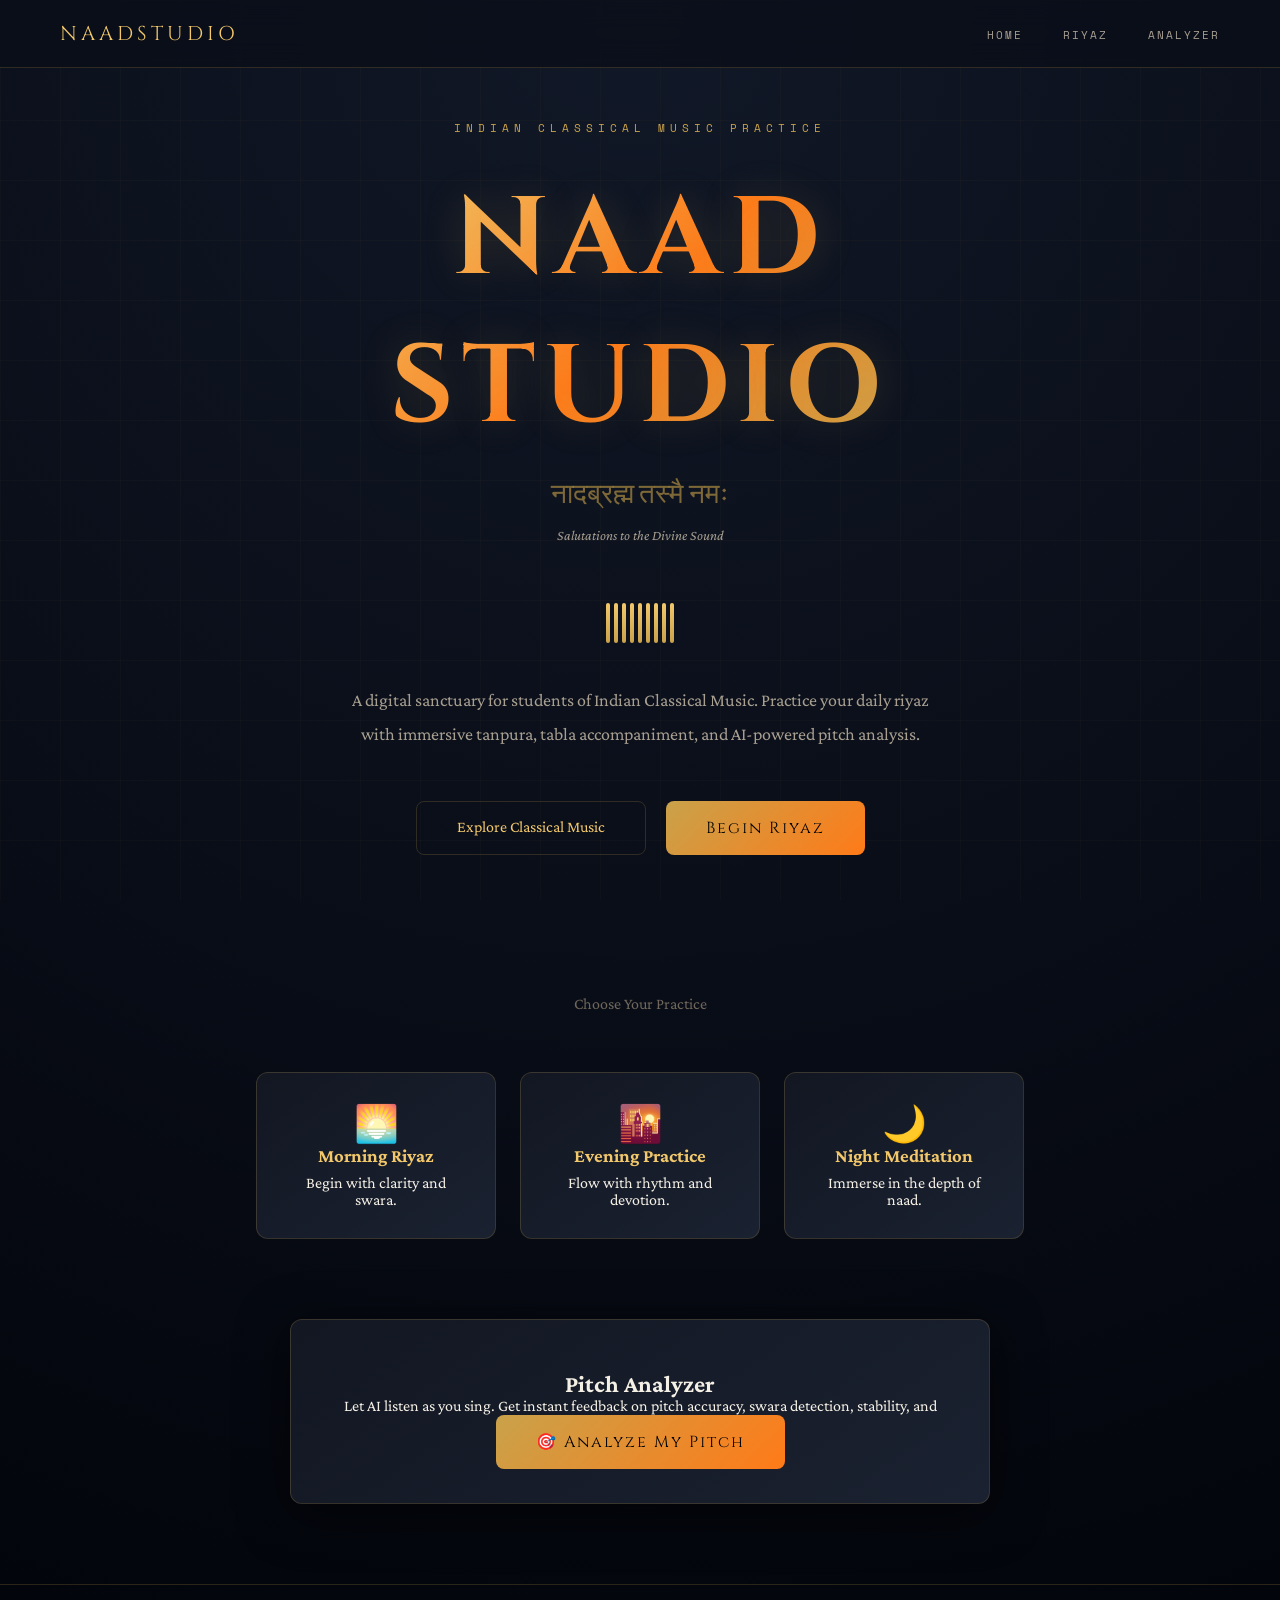
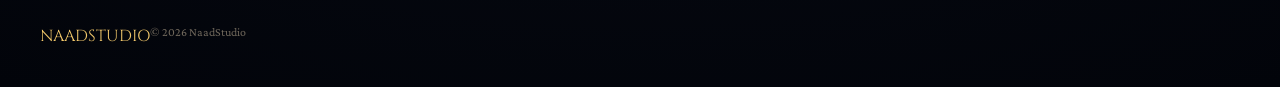
<file: home.html>
<!DOCTYPE html>
<html lang="en">
<head>
<meta charset="UTF-8">
<title>NaadStudio – Welcome</title>
<meta name="viewport" content="width=device-width, initial-scale=1.0">

<link href="https://fonts.googleapis.com/css2?family=Cinzel:wght@400;600;700&family=Crimson+Pro:ital,wght@0,300;0,400;1,300;1,400&family=Space+Mono:wght@400;700&display=swap" rel="stylesheet">

<style>
:root {
  --bg: #0b0e14;
  --surface: #121722;
  --surface2: #1a2130;

  --gold: #c9a24a;
  --gold-light: #f2c86b;
  --gold-dim: rgba(201,162,74,0.12);

  --accent: #ff7a18;

  --text: #f5f0e6;
  --text-muted: #a89f91;
  --text-dim: #6f675b;

  --border: rgba(201,162,74,0.2);
  --glow: 0 0 60px rgba(201,162,74,0.15);
}

* { margin: 0; padding: 0; box-sizing: border-box; }

body {
  font-family: 'Crimson Pro', serif;
  background: radial-gradient(circle at top, #111827, #02040a);
  color: var(--text);
  overflow-x: hidden;
}

/* GRID BG */
body::before {
  content: "";
  position: fixed;
  inset: 0;
  background-image:
    linear-gradient(rgba(201,162,74,0.03) 1px, transparent 1px),
    linear-gradient(90deg, rgba(201,162,74,0.03) 1px, transparent 1px);
  background-size: 60px 60px;
  pointer-events: none;
}

/* NAV */
nav {
  position: fixed;
  top: 0; left: 0; right: 0;
  z-index: 100;
  display: flex;
  justify-content: space-between;
  align-items: center;
  padding: 20px 60px;
  background: rgba(10, 14, 25, 0.75);
  backdrop-filter: blur(14px);
  border-bottom: 1px solid var(--border);
}

.nav-logo {
  font-family: 'Cinzel', serif;
  font-size: 20px;
  letter-spacing: 4px;
  color: var(--gold-light);
  text-decoration: none;
}

.nav-links {
  display: flex;
  gap: 40px;
  list-style: none;
}

.nav-links a {
  color: var(--text-muted);
  text-decoration: none;
  font-family: 'Space Mono', monospace;
  font-size: 11px;
  letter-spacing: 2px;
  text-transform: uppercase;
  transition: all 0.3s ease;
}

.nav-links a:hover {
  color: var(--gold-light);
  letter-spacing: 3px;
}

/* HERO */
.hero {
  min-height: 100vh;
  display: flex;
  flex-direction: column;
  align-items: center;
  justify-content: center;
  text-align: center;
  padding: 120px 40px 80px;
}

.hero-eyebrow {
  font-family: 'Space Mono', monospace;
  font-size: 11px;
  letter-spacing: 5px;
  text-transform: uppercase;
  color: var(--gold);
  margin-bottom: 30px;
}

.hero-title {
  font-family: 'Cinzel', serif;
  font-size: clamp(52px, 9vw, 110px);
  letter-spacing: 8px;
  background: linear-gradient(135deg,#f2c86b,#ff7a18,#c9a24a);
  -webkit-background-clip: text;
  -webkit-text-fill-color: transparent;
  text-shadow: 0 0 40px rgba(201,162,74,0.2);
}

.hero-subtitle-devanagari {
  font-size: 28px;
  color: rgba(201,162,74,0.6);
  margin: 16px 0;
}

.hero-meaning {
  font-size: 14px;
  color: var(--text-muted);
  font-style: italic;
  margin-bottom: 40px;
}

/* WAVE */
.wave-display {
  display: flex;
  height: 40px;
  margin: 20px 0 40px;
}

.wave-bar {
  width: 4px;
  margin: 0 2px;
  border-radius: 10px;
  background: linear-gradient(to top, var(--gold), var(--gold-light));
  animation: wave 1.1s ease-in-out infinite;
}

@keyframes wave {
  0%,100% { transform: scaleY(0.3); }
  50% { transform: scaleY(1); }
}

.hero-desc {
  font-size: 18px;
  max-width: 600px;
  color: var(--text-muted);
  line-height: 1.9;
  margin-bottom: 50px;
}

/* BUTTONS */
.btn-row { display: flex; gap: 20px; }

.btn-primary {
  padding: 16px 40px;
  border-radius: 8px;
  background: linear-gradient(135deg,#c9a24a,#ff7a18);
  color: #000;
  text-decoration: none;
  font-family: 'Cinzel';
  letter-spacing: 2px;
  transition: 0.3s;
}

.btn-primary:hover {
  transform: translateY(-4px);
  box-shadow: 0 10px 40px rgba(255,122,24,0.3);
}

.btn-outline {
  padding: 16px 40px;
  border-radius: 8px;
  border: 1px solid var(--border);
  color: var(--gold-light);
  text-decoration: none;
}

.btn-outline:hover {
  background: rgba(201,162,74,0.1);
}

/* SECTION */
.section-divider {
  margin: 60px auto;
  text-align: center;
  color: var(--text-dim);
}

/* CARDS */
.mood-grid {
  display: flex;
  justify-content: center;
  gap: 24px;
  flex-wrap: wrap;
}

.mood-card {
  width: 240px;
  padding: 30px;
  border-radius: 12px;
  text-align: center;
  background: linear-gradient(145deg,#121722,#1a2130);
  border: 1px solid var(--border);
  transition: 0.4s;
  text-decoration: none;
  color: var(--text);
}

.mood-card:hover {
  transform: translateY(-10px) scale(1.02);
  box-shadow: var(--glow);
  border-color: var(--gold);
}

.mood-icon {
  font-size: 36px;
  margin-bottom: 10px;
}

.mood-card h3 {
  color: var(--gold-light);
  margin-bottom: 8px;
}

/* FEATURE */
.feature-card {
  max-width: 700px;
  margin: 80px auto;
  padding: 50px;
  border-radius: 12px;
  background: linear-gradient(145deg,#121722,#1a2130);
  border: 1px solid var(--border);
  text-align: center;
  box-shadow: 0 10px 50px rgba(0,0,0,0.6);
  animation: float 6s ease-in-out infinite;
}

@keyframes float {
  0%,100% { transform: translateY(0); }
  50% { transform: translateY(-6px); }
}

/* FOOTER */
footer {
  padding: 40px;
  border-top: 1px solid var(--border);
  display: flex;00000
  justify-content: space-between;
}

.footer-logo {
  font-family: 'Cinzel';
  color: var(--gold-light);
}

.footer-copy {
  font-size: 12px;
  color: var(--text-dim);
}
</style>
</head>

<body>

<nav>
  <a href="home.html" class="nav-logo">NAADSTUDIO</a>
  <ul class="nav-links">
    <li><a href="home.html">Home</a></li>
    <li><a href="index.html">Riyaz</a></li>
    <li><a href="analyzer.html">Analyzer</a></li>
    
  </ul>
</nav>

<section class="hero">
  <div class="hero-eyebrow">Indian Classical Music Practice</div>
  <h1 class="hero-title">NAAD<br>STUDIO</h1>
  <div class="hero-subtitle-devanagari">नादब्रह्म तस्मै नमः</div>
  <div class="hero-meaning">Salutations to the Divine Sound</div>

  <div class="wave-display">
    <span class="wave-bar"></span><span class="wave-bar"></span><span class="wave-bar"></span>
    <span class="wave-bar"></span><span class="wave-bar"></span><span class="wave-bar"></span>
    <span class="wave-bar"></span><span class="wave-bar"></span><span class="wave-bar"></span>
  </div>

  <p class="hero-desc">
    A digital sanctuary for students of Indian Classical Music.
    Practice your daily riyaz with immersive tanpura, tabla accompaniment,
    and AI-powered pitch analysis.
  </p>

  <div class="btn-row">
    <a href="https://en.wikipedia.org/wiki/Indian_classical_music" target="_blank" class="btn-outline">Explore Classical Music</a>
    <a href="index.html" class="btn-primary">Begin Riyaz</a>
  </div>
</section>

<div class="section-divider">Choose Your Practice</div>

<section class="mood-grid">
  <a href="index.html" class="mood-card">
    <span class="mood-icon">🌅</span>
    <h3>Morning Riyaz</h3>
    <p>Begin with clarity and swara.</p>
  </a>

  <a href="index.html" class="mood-card">
    <span class="mood-icon">🌇</span>
    <h3>Evening Practice</h3>
    <p>Flow with rhythm and devotion.</p>
  </a>

  <a href="index.html" class="mood-card">
    <span class="mood-icon">🌙</span>
    <h3>Night Meditation</h3>
    <p>Immerse in the depth of naad.</p>
  </a>
</section>

<section class="feature-card">
  <h2>Pitch Analyzer</h2>
  <p>Let AI listen as you sing. Get instant feedback on pitch accuracy, swara detection, stability, and sustain — your personal digital guru.</p>
  <a href="analyzer.html" class="btn-primary">🎯 Analyze My Pitch</a>
</section>

<footer>
  <div class="footer-logo">NAADSTUDIO</div>
  <div>
    <div class="footer-copy">© 2026 NaadStudio</div>
  </div>
</footer>

</body>
</html>
</file>
